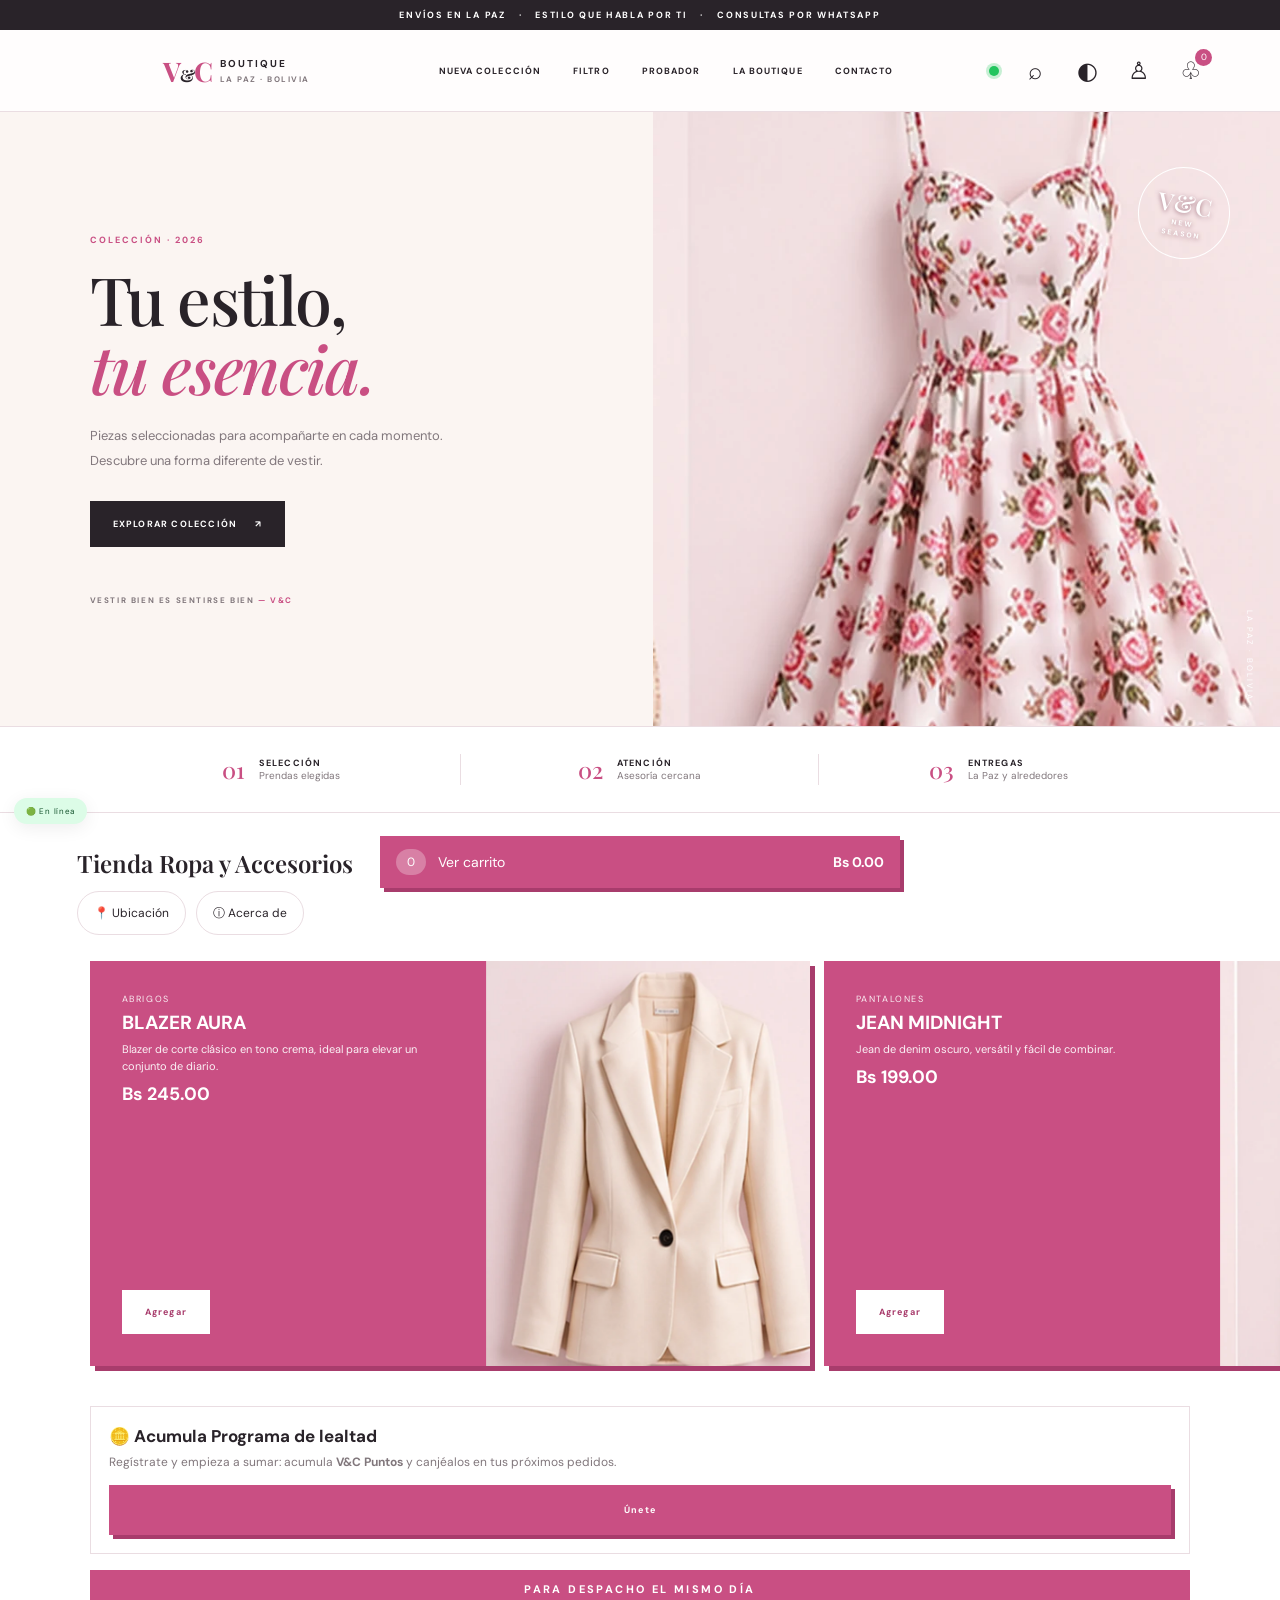
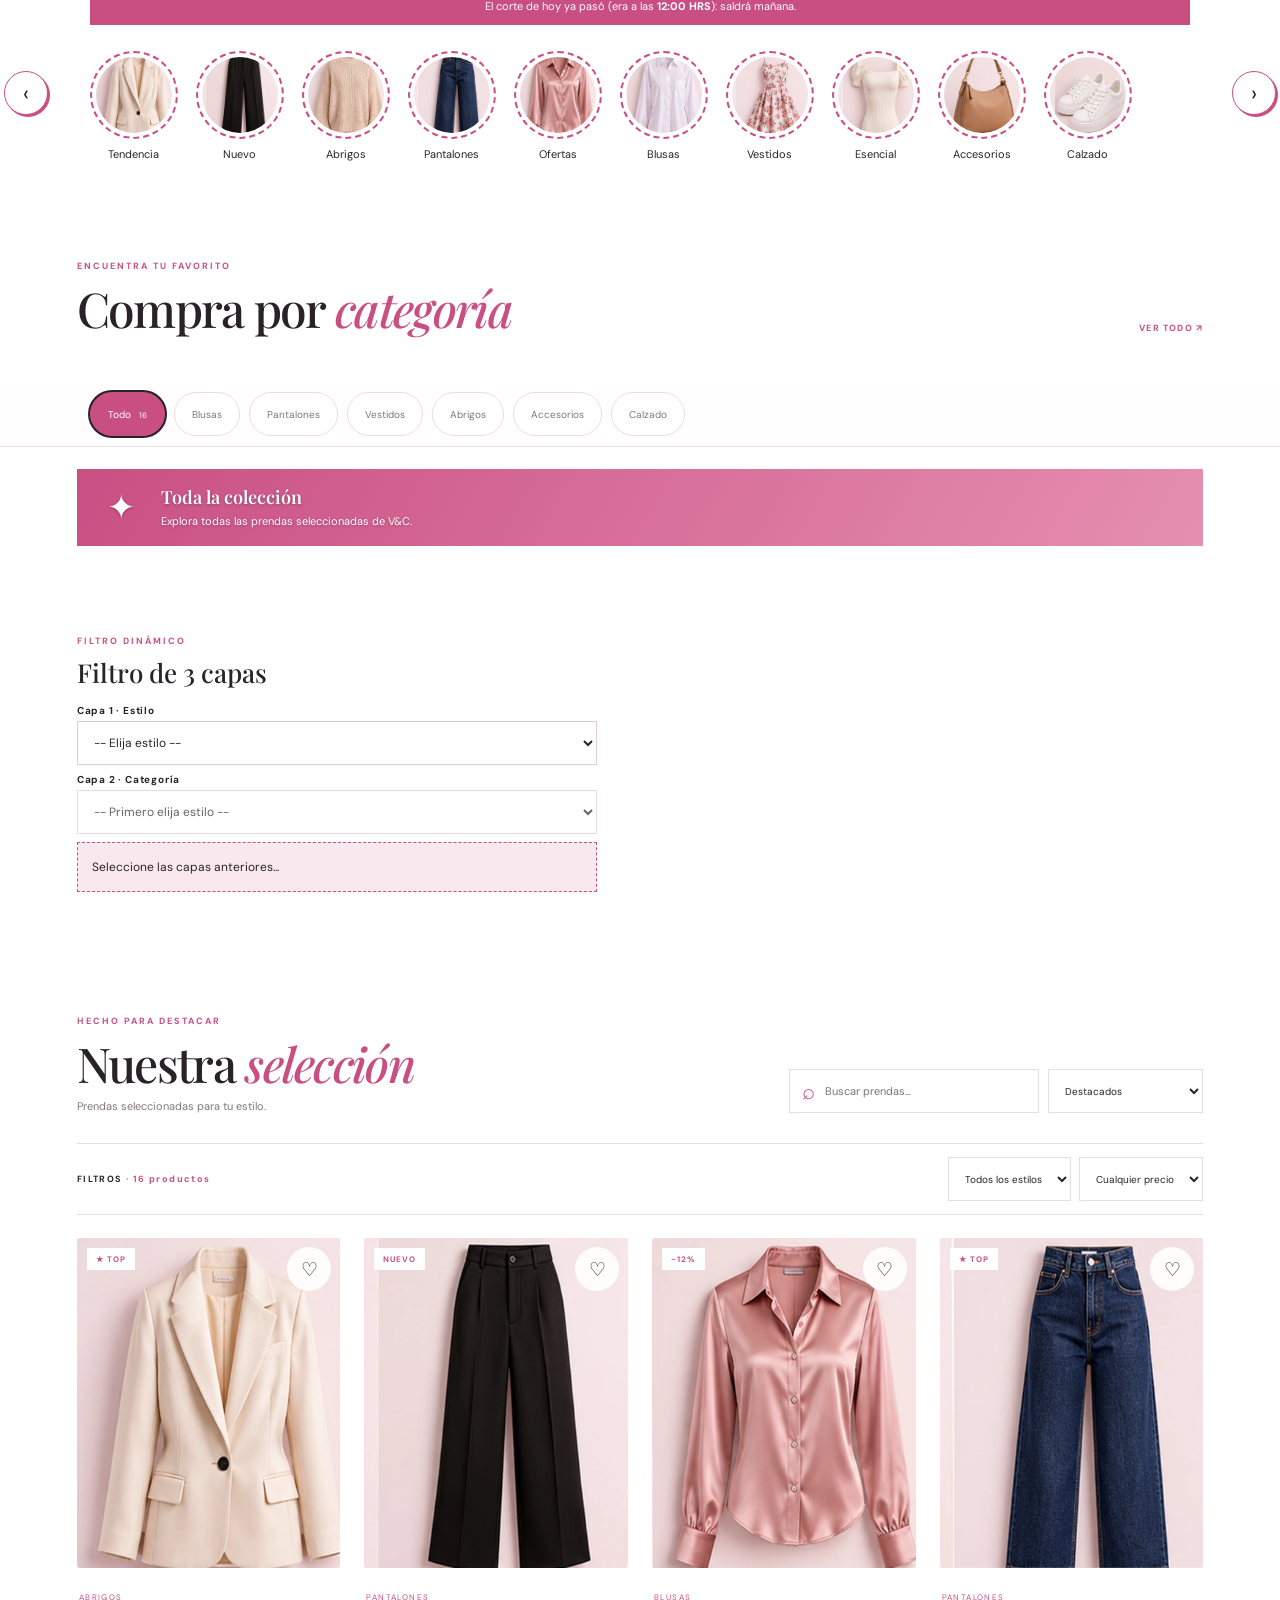
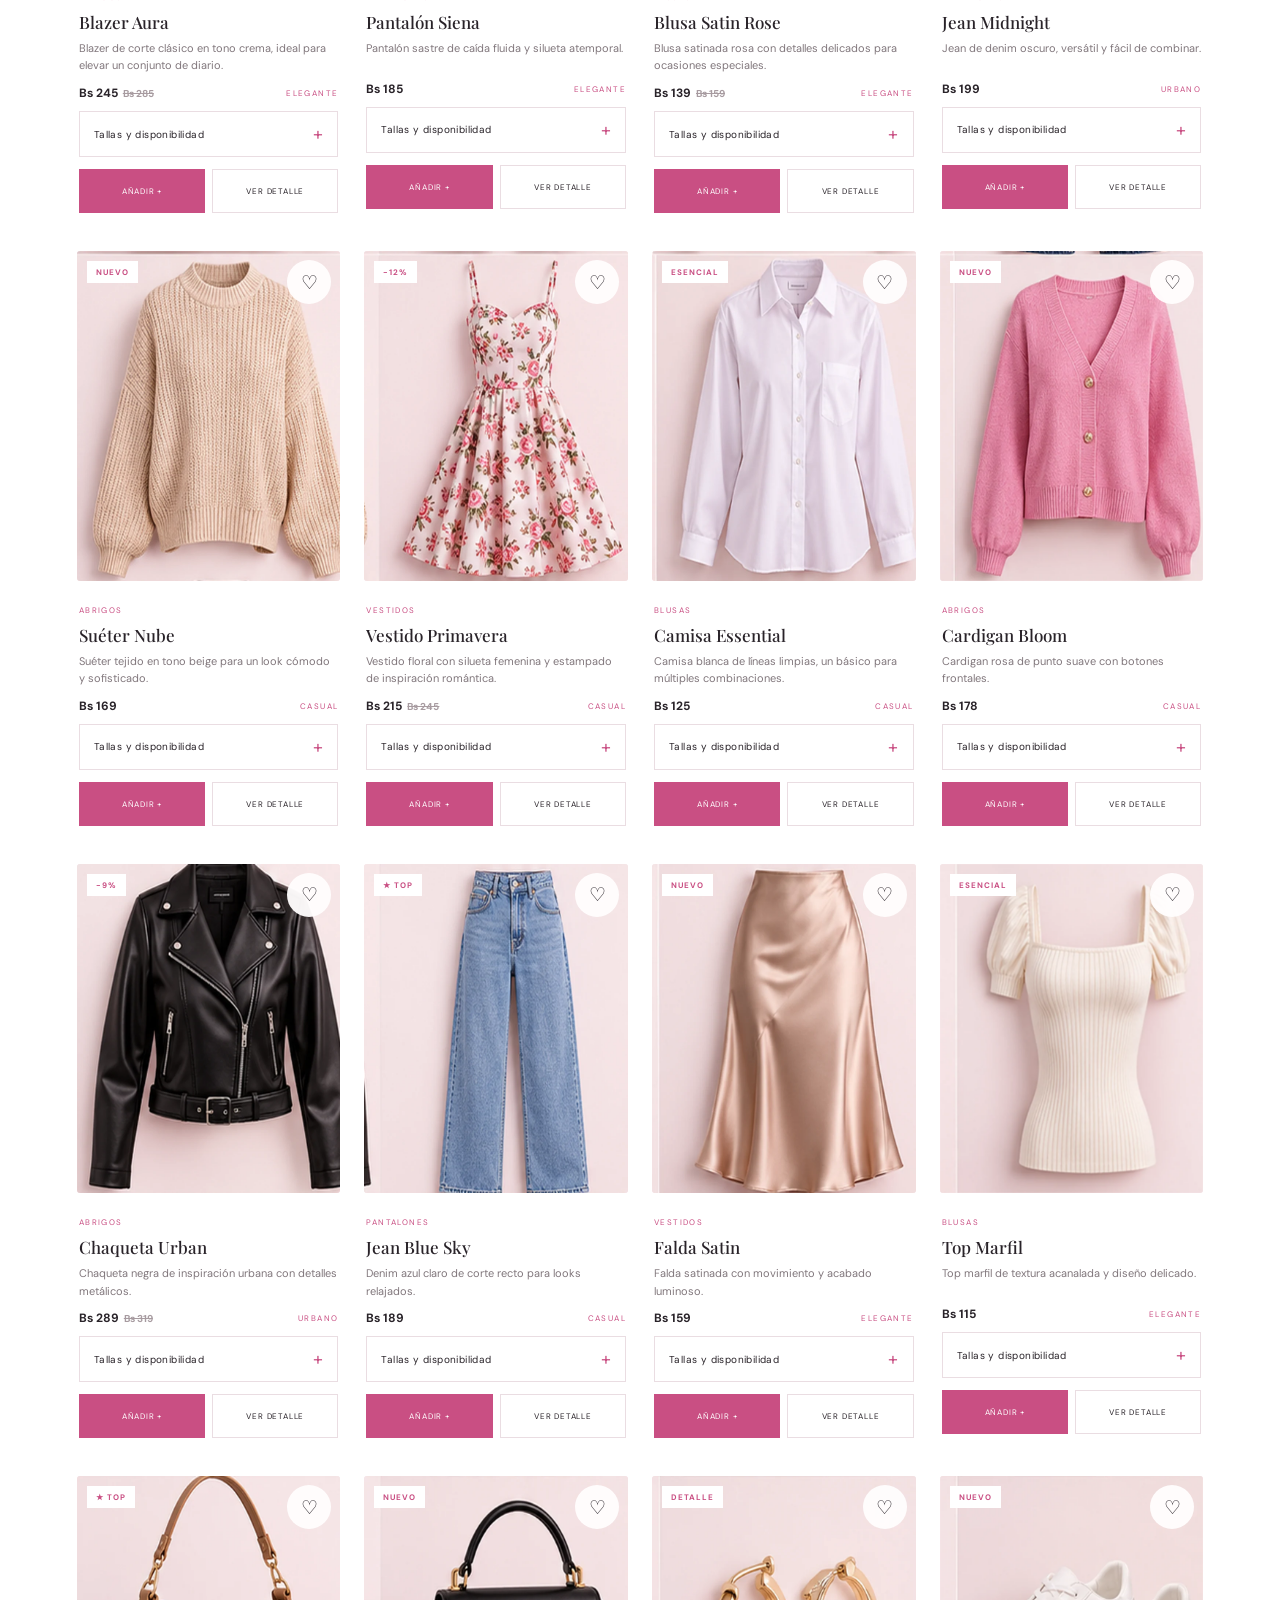
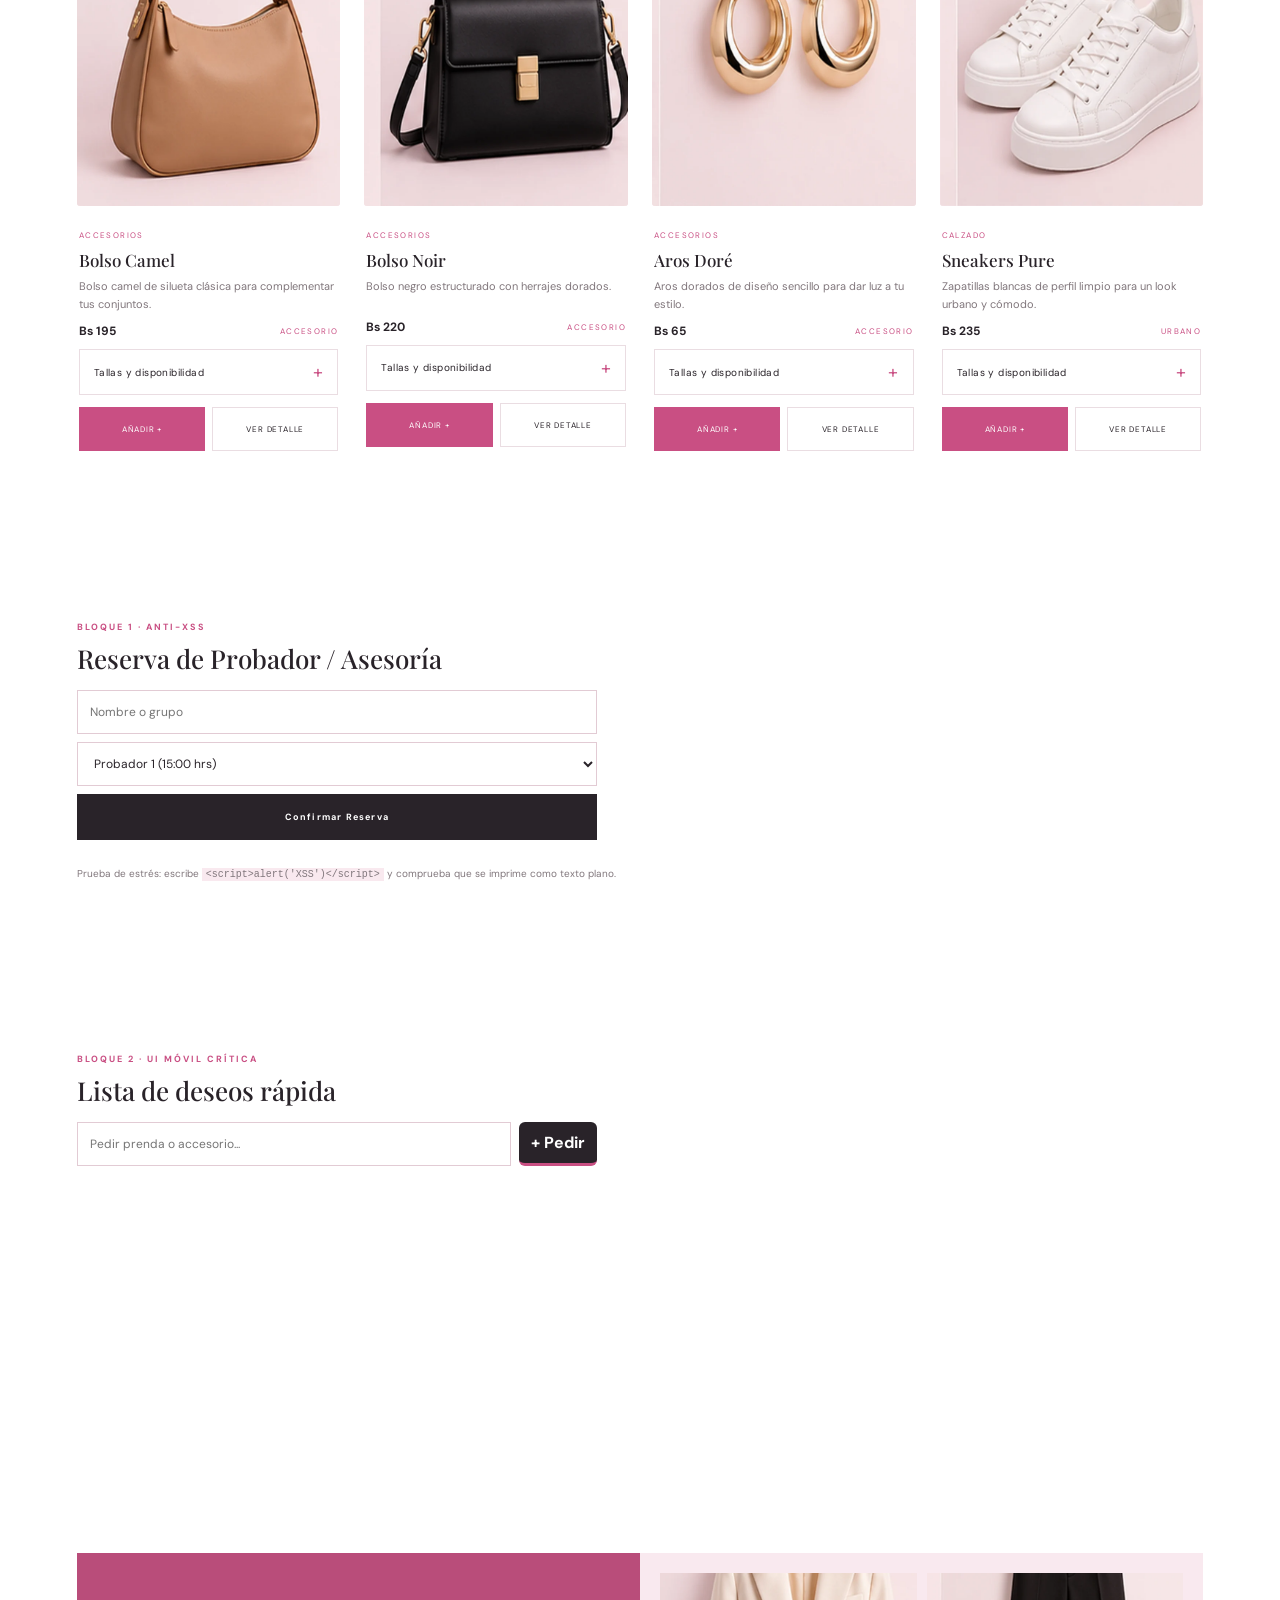
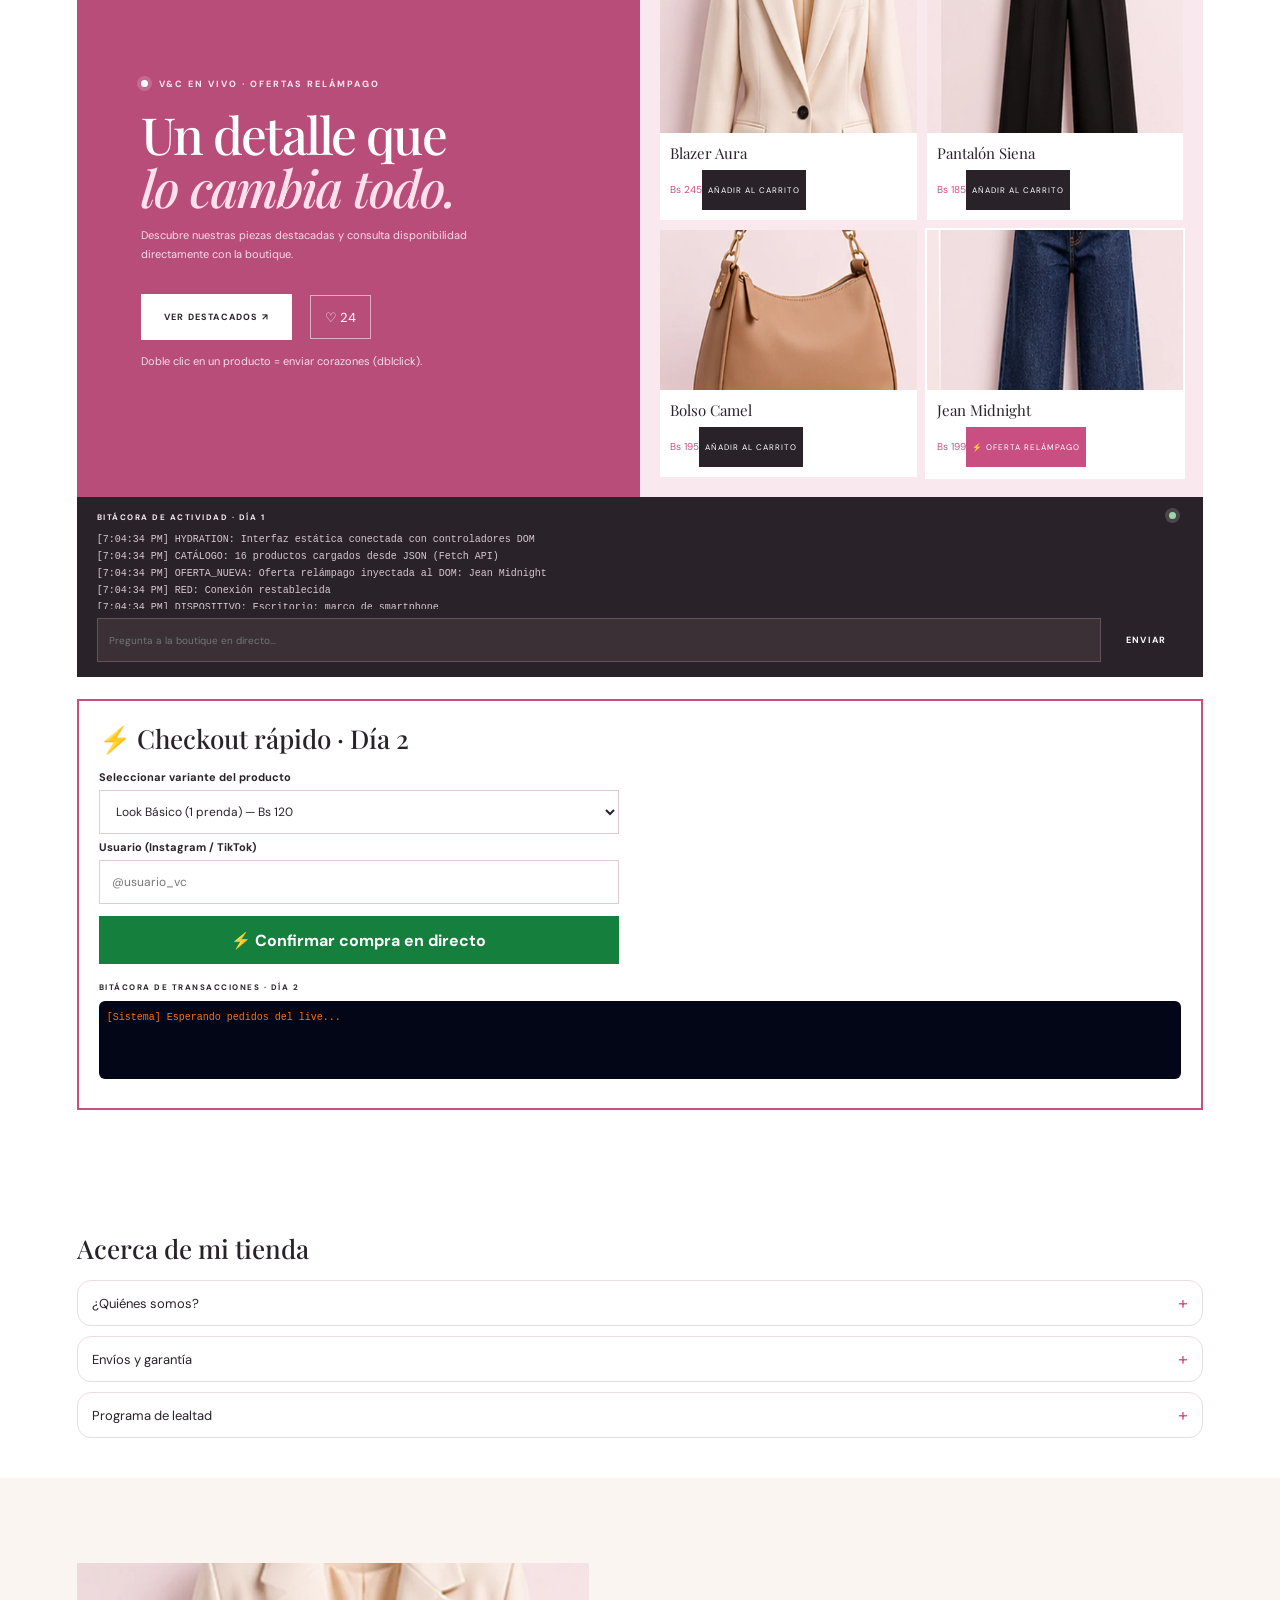
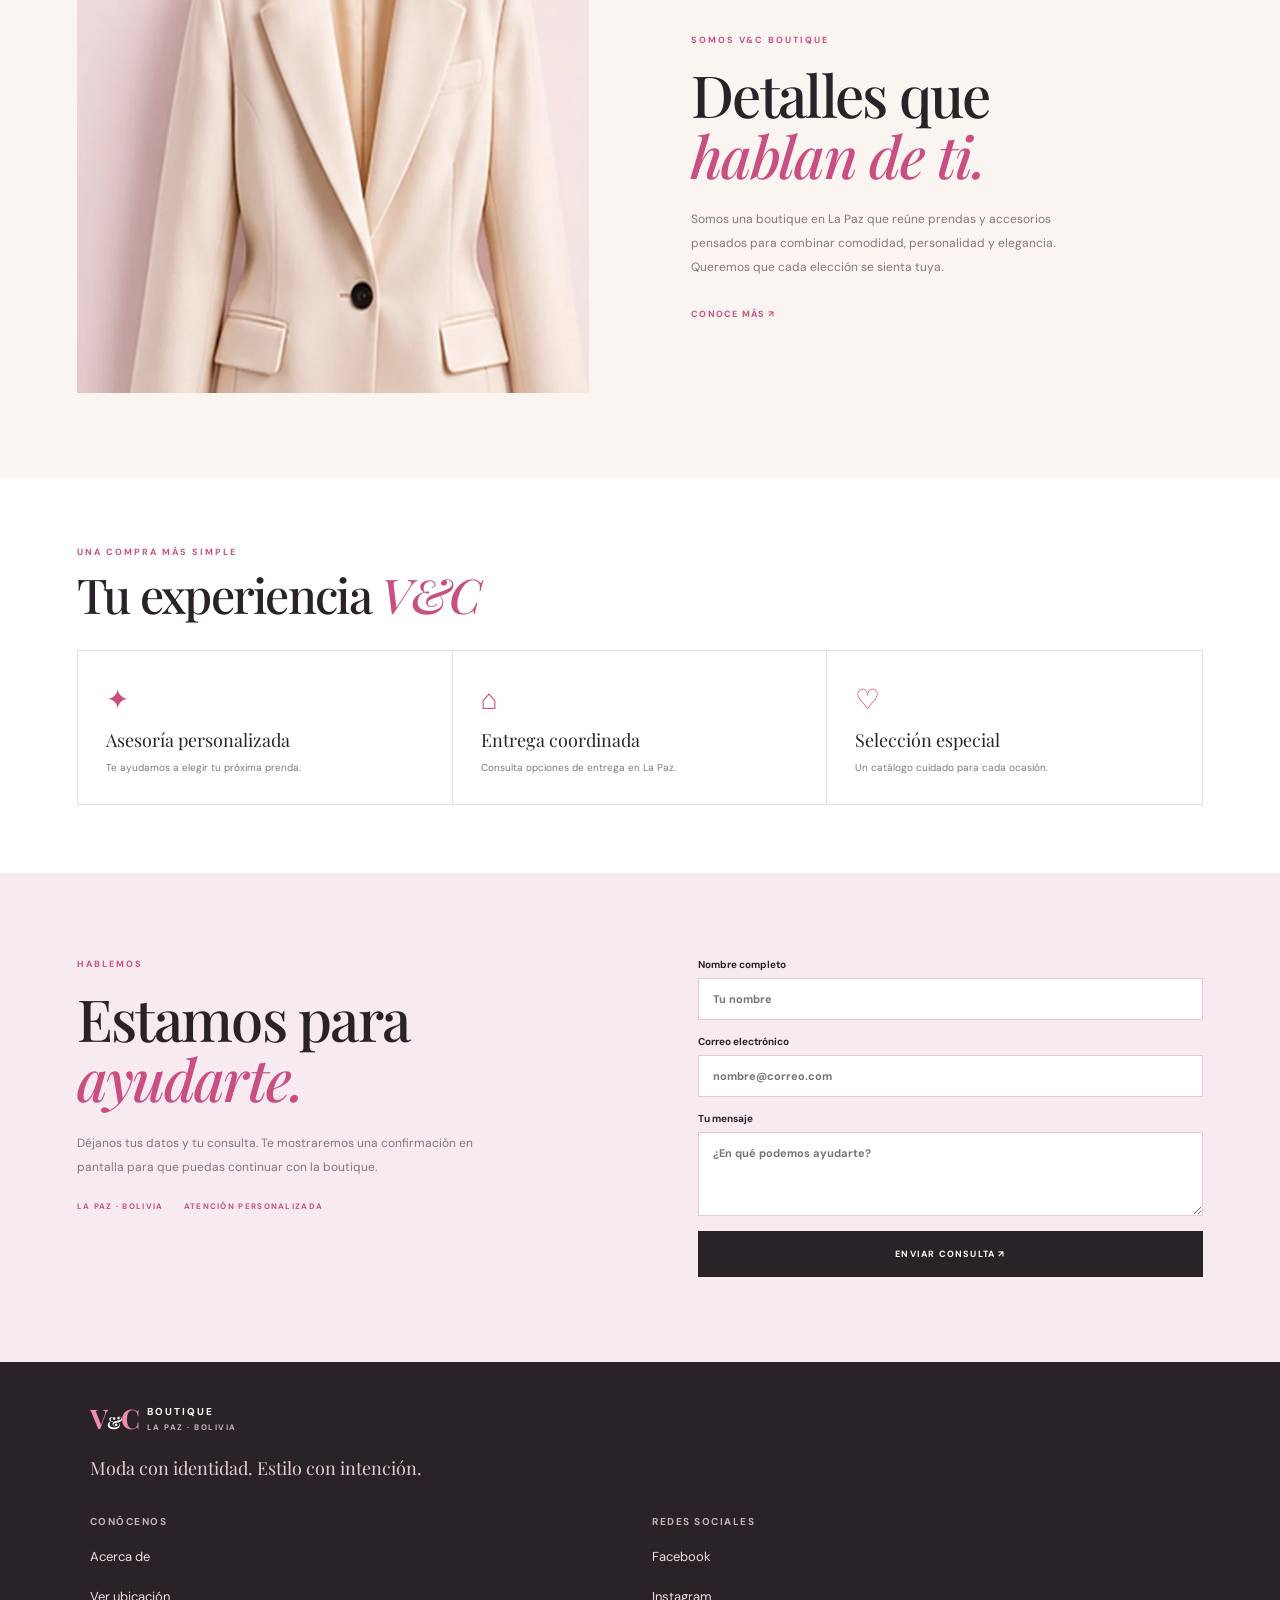
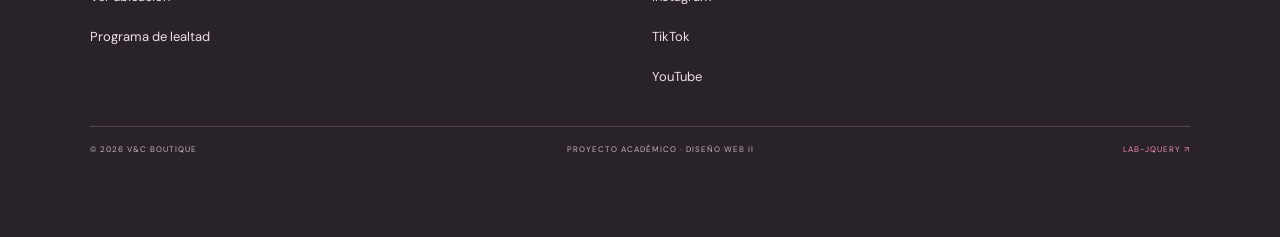
<file: index.html>
<!doctype html>
<html lang="es">
<head>
  <meta charset="utf-8">
  <!-- Guía Técnica PWA · Método A: viewport mandatorio para PWA -->
  <meta name="viewport" content="width=device-width, initial-scale=1.0, viewport-fit=cover">
  <meta name="description" content="V&C Boutique La Paz — moda femenina, prendas seleccionadas y accesorios.">
  <meta name="theme-color" content="#c94f83" id="themeColorMeta">
  <title>V&C BOUTIQUE | LA PAZ</title>
  <link rel="manifest" href="manifest.json">
  <link rel="icon" href="icons/icon-192.png">
  <link rel="preconnect" href="https://fonts.googleapis.com">
  <link rel="preconnect" href="https://fonts.gstatic.com" crossorigin>
  <link href="https://fonts.googleapis.com/css2?family=DM+Sans:wght@400;500;600;700&family=Playfair+Display:wght@500;600;700&display=swap" rel="stylesheet">
  <link rel="stylesheet" href="styles.css">
  <!-- Guía DOM §2: vinculación con rutas relativas y defer. jQuery se sirve local (Offline-First). -->
  <script src="vendor/jquery-3.6.0.min.js" defer></script>
  <script src="vendor/purify.min.js" defer></script>
  <script src="script.js" defer></script>
</head>
<body>
  <div class="app-shell pwa-container" id="appShell" data-hidratado="false">

    <div class="announcement"><span>ENVÍOS EN LA PAZ</span><span>·</span><span>ESTILO QUE HABLA POR TI</span><span>·</span><span>CONSULTAS POR WHATSAPP</span></div>

    <!-- ===== COMPONENTE UI #1 · NAVBAR (Logo + Menú + Indicador de estado y tema) ===== -->
    <header class="site-header">
      <!-- Guía Memory Leaks §3: HTML estático que JavaScript hidrata -->
      <div id="contenedorMenu" data-hidratado="false">
        <button class="icon-button menu-toggle btn-estatico" id="btnPWA" type="button" aria-label="Menú (cargando)" aria-expanded="false" aria-controls="navMenu">☰</button>
      </div>
      <a class="brand" href="#inicio" aria-label="V&C Boutique inicio"><span class="brand-mark">V<span>&amp;</span>C</span><span class="brand-copy">BOUTIQUE <small>LA PAZ · BOLIVIA</small></span></a>
      <nav class="desktop-nav" aria-label="Navegación principal">
        <a href="#catalogo">NUEVA COLECCIÓN</a><a href="#filtros">FILTRO</a><a href="#reservas">PROBADOR</a><a href="#acerca">LA BOUTIQUE</a><a href="#contacto">CONTACTO</a>
      </nav>
      <div class="header-actions">
        <span class="estado-dot" id="estadoDot" title="Estado de red" role="img" aria-label="En línea"></span>
        <button class="icon-button" id="searchFocus" type="button" aria-label="Buscar">⌕</button>
        <button class="icon-button" id="themeBtn" type="button" aria-label="Cambiar modo claro u oscuro" aria-pressed="false">◐</button>
        <button class="icon-button account-open" type="button" aria-label="Mi cuenta">♙</button>
        <button class="icon-button cart-open" type="button" aria-label="Abrir carrito">♧<span class="cart-count" id="cartCount">0</span></button>
      </div>
    </header>

    <!-- Guía Técnica PWA §3: menú hamburguesa con slideToggle(300) -->
    <nav class="nav-menu" id="navMenu" aria-label="Menú móvil">
      <ul>
        <li><a href="#filtros">🔍 Filtro de 3 Capas</a></li>
        <li><a href="#catalogo">🛍️ Nueva colección</a></li>
        <li><a href="#reservas">🪞 Reserva de probador</a></li>
        <li><a href="#deseos">♡ Lista de deseos</a></li>
        <li><a href="#vivo">🔴 V&amp;C en vivo</a></li>
        <li><a href="#acerca">ℹ️ La boutique</a></li>
        <li><a href="#contacto">✉️ Formulario de contacto</a></li>
        <li><a href="lab-jquery/">🧪 Laboratorio jQuery</a></li>
        <li><button type="button" class="nav-view-toggle" id="viewToggle">🖥️ Cambiar vista PC / móvil</button></li>
      </ul>
    </nav>

    <main id="inicio">
      <!-- ===== HERO ===== -->
      <section class="hero" aria-label="Colección de temporada">
        <div class="hero-copy"><p class="eyebrow">COLECCIÓN · 2026</p><h1>Tu estilo,<br><em>tu esencia.</em></h1><p class="hero-description">Piezas seleccionadas para acompañarte en cada momento. Descubre una forma diferente de vestir.</p><a class="button button-dark" href="#catalogo">EXPLORAR COLECCIÓN <span>↗</span></a><div class="hero-note">VESTIR BIEN ES SENTIRSE BIEN <span>— V&amp;C</span></div></div>
        <div class="hero-visual"><img src="assets/images/vestido-floral.webp" width="720" height="900" alt="Vestido floral de la colección V&C" fetchpriority="high"><div class="hero-stamp">V&amp;C<br><small>NEW<br>SEASON</small></div><div class="hero-side-label">LA PAZ · BOLIVIA</div></div>
      </section>

      <section class="trust-strip" aria-label="Ventajas de compra"><div><b>01</b><span>SELECCIÓN<br><small>Prendas elegidas</small></span></div><div><b>02</b><span>ATENCIÓN<br><small>Asesoría cercana</small></span></div><div><b>03</b><span>ENTREGAS<br><small>La Paz y alrededores</small></span></div></section>

      <!-- Captura Whataform: título de tienda + chips Ubicación / Acerca de -->
      <section class="store-title section-pad" id="tienda">
        <h2>Tienda Ropa y Accesorios</h2>
        <div class="chip-row"><button type="button" class="chip" data-modal-open="locationModal">📍 Ubicación</button><button type="button" class="chip" data-scroll="#acerca">ⓘ Acerca de</button></div>
      </section>

      <!-- Captura Whataform: carrusel de destacados -->
      <section class="featured-section" id="destacados" aria-label="Destacados">
        <div class="featured-track" id="featuredTrack" tabindex="0"></div>
      </section>

      <!-- Captura Whataform: programa de lealtad + aviso de despacho -->
      <section class="loyalty-card" id="lealtad" aria-labelledby="loyaltyTitle">
        <h3 id="loyaltyTitle">🪙 Acumula Programa de lealtad</h3>
        <p>Regístrate y empieza a sumar: acumula <b>V&amp;C Puntos</b> y canjéalos en tus próximos pedidos.</p>
        <p class="points-line" id="pointsLine" hidden></p>
        <button type="button" class="button button-solid button-full" id="joinLoyalty">Únete</button>
      </section>
      <aside class="dispatch-notice" id="despacho" aria-live="polite"><strong>PARA DESPACHO EL MISMO DÍA</strong><span id="despachoMsg">El pedido se debe agendar hasta las <b>12:00 HRS</b></span></aside>

      <!-- Captura Whataform: historias circulares (colecciones) -->
      <section class="stories-section" id="historias" aria-label="Colecciones">
        <button type="button" class="carousel-arrow stories-prev" aria-label="Anterior">‹</button>
        <div class="stories-track" id="storiesTrack"></div>
        <button type="button" class="carousel-arrow stories-next" aria-label="Siguiente">›</button>
      </section>

      <!-- ===== Tabs de categoría (sticky) + banner temático (Reto Jueves +0.5) ===== -->
      <section class="category-section section-pad" id="categorias">
        <div class="section-heading"><div><p class="eyebrow">ENCUENTRA TU FAVORITO</p><h2>Compra por <em>categoría</em></h2></div><a class="text-link" href="#catalogo">VER TODO ↗</a></div>
      </section>
      <nav class="category-bar" id="categoryPills" aria-label="Categorías">
          <button class="category-pill active" data-category="Todos" type="button">Todo <span>16</span></button><button class="category-pill" data-category="Blusas" type="button">Blusas</button><button class="category-pill" data-category="Pantalones" type="button">Pantalones</button><button class="category-pill" data-category="Vestidos" type="button">Vestidos</button><button class="category-pill" data-category="Abrigos" type="button">Abrigos</button><button class="category-pill" data-category="Accesorios" type="button">Accesorios</button><button class="category-pill" data-category="Calzado" type="button">Calzado</button>
        </nav>
      <div class="tema-wrap section-pad"><div class="tema-banner tema-todos" id="temaBanner" aria-live="polite"><span class="tema-icono" id="temaIcono" aria-hidden="true">✦</span><div><strong id="temaTitulo">Toda la colección</strong><p id="temaTexto">Explora todas las prendas seleccionadas de V&amp;C.</p></div></div></div>

      <!-- ===== Guía Técnica PWA §3 · Filtro dinámico de 3 capas en cascada ===== -->
      <section class="filter-section section-pad" id="filtros">
        <p class="eyebrow">FILTRO DINÁMICO</p>
        <h3>Filtro de 3 capas</h3>
        <label class="stack-label" for="capa1">Capa 1 · Estilo</label>
        <select id="capa1"><option value="">-- Elija estilo --</option><option value="Casual">Casual</option><option value="Elegante">Elegante</option><option value="Urbano">Urbano</option><option value="Accesorio">Accesorios</option></select>
        <label class="stack-label" for="capa2">Capa 2 · Categoría</label>
        <select id="capa2" disabled><option value="">-- Primero elija estilo --</option></select>
        <div id="resultadoFiltro" class="item-card" aria-live="polite">Seleccione las capas anteriores...</div>
      </section>

      <!-- ===== COMPONENTE UI #2 · CATÁLOGO EN TARJETAS ===== -->
      <section class="catalog-section section-pad" id="catalogo">
        <div class="section-heading catalog-heading"><div><p class="eyebrow">HECHO PARA DESTACAR</p><h2>Nuestra <em>selección</em></h2><p class="muted" id="catalogStatus" aria-live="polite">Preparando colección...</p></div><div class="catalog-tools"><label class="search-box"><span>⌕</span><input id="searchInput" type="search" placeholder="Buscar prendas..." aria-label="Buscar prendas"></label><select id="sortSelect" aria-label="Ordenar productos"><option value="featured">Destacados</option><option value="price-asc">Precio: menor a mayor</option><option value="price-desc">Precio: mayor a menor</option><option value="name">Nombre A–Z</option></select></div></div>
        <div class="filter-row"><div class="filter-caption">FILTROS <span>·</span> <span id="resultCount">16 productos</span></div><div class="filter-selects"><select id="styleFilter" aria-label="Filtrar estilo"><option value="">Todos los estilos</option><option value="Casual">Casual</option><option value="Elegante">Elegante</option><option value="Urbano">Urbano</option><option value="Accesorio">Accesorios</option></select><select id="priceFilter" aria-label="Filtrar precio"><option value="">Cualquier precio</option><option value="low">Hasta Bs 100</option><option value="mid">Bs 101–200</option><option value="high">Más de Bs 200</option></select></div></div>
        <div class="product-grid" id="productGrid" aria-live="polite"><div class="loading-card">Cargando colección V&amp;C...</div></div>
        <div class="empty-state" id="emptyState" hidden><span>♡</span><h3>No encontramos esa prenda</h3><p>Prueba con otra búsqueda o cambia los filtros.</p><button class="button button-outline" id="clearFilters" type="button">LIMPIAR FILTROS</button></div>
      </section>

      <!-- ===== Guía Parte 1 · Mini-Bloque 1: Reserva anti-XSS (adaptado a probador/asesoría) ===== -->
      <section class="modulo-reservas section-pad" id="reservas">
        <p class="eyebrow">BLOQUE 1 · ANTI-XSS</p>
        <h3>Reserva de Probador / Asesoría</h3>
        <form id="formReserva" novalidate>
          <input type="text" id="clienteNombre" placeholder="Nombre o grupo" maxlength="60" required aria-label="Nombre o grupo">
          <select id="salaSelect" aria-label="Probador o turno">
            <option value="Probador 1">Probador 1 (15:00 hrs)</option>
            <option value="Asesoría personal">Asesoría personal (16:30 hrs)</option>
          </select>
          <button type="submit" class="btn-accion button button-dark">Confirmar Reserva</button>
        </form>
        <ul id="listaReservas" class="lista-segura" aria-live="polite"></ul>
        <p class="hint">Prueba de estrés: escribe <code>&lt;script&gt;alert('XSS')&lt;/script&gt;</code> y comprueba que se imprime como texto plano.</p>
      </section>

      <!-- ===== Guía Parte 2 · Mini-Bloque 2: Lista blindada (adaptada a lista de deseos) ===== -->
      <section class="cola-deseos section-pad" id="deseos">
        <p class="eyebrow">BLOQUE 2 · UI MÓVIL CRÍTICA</p>
        <h3>Lista de deseos rápida</h3>
        <div class="deseo-entrada">
          <input type="text" id="inputDeseo" placeholder="Pedir prenda o accesorio..." maxlength="80" aria-label="Pedir prenda o accesorio">
          <button type="button" id="btnPedir" class="btn-tactil">+ Pedir</button>
        </div>
        <div id="listaDeseos" aria-live="polite"></div>
      </section>

      <!-- ===== Bitácora de eventos · Día 1 y Día 2 (Live Shopping adaptado a V&C) ===== -->
      <section class="live-section section-pad" id="vivo">
        <div class="live-card" id="liveContainer">
          <div class="live-content">
            <p class="eyebrow light-eyebrow"><span class="live-dot"></span> V&amp;C EN VIVO · OFERTAS RELÁMPAGO</p>
            <h2>Un detalle que<br><em>lo cambia todo.</em></h2>
            <p>Descubre nuestras piezas destacadas y consulta disponibilidad directamente con la boutique.</p>
            <div class="live-actions"><button class="button button-light" id="liveShopBtn" data-action="live-shop" type="button">VER DESTACADOS ↗</button><button class="like-live" id="liveLike" data-action="like" type="button" aria-label="Me gusta">♡ <span id="likeCount">24</span></button></div>
            <p class="hint light">Doble clic en un producto = enviar corazones (dblclick).</p>
          </div>
          <div class="live-products" id="liveProducts"></div>
        </div>
        <div class="live-audit">
          <div class="audit-heading"><span>BITÁCORA DE ACTIVIDAD · DÍA 1</span><span class="live-dot"></span></div>
          <div class="audit-log" id="eventLog" aria-live="polite"><p>[Sistema] Boutique lista para recibirte.</p></div>
          <div class="live-chat"><input id="chatInput" type="text" maxlength="120" placeholder="Pregunta a la boutique en directo..." aria-label="Chat del live"><button id="sendLiveChat" class="button button-dark" type="button">ENVIAR</button></div>
        </div>

        <div class="checkout-card" id="checkoutLive">
          <h3>⚡ Checkout rápido · Día 2</h3>
          <form id="orderForm" novalidate>
            <label for="variantSelect">Seleccionar variante del producto</label>
            <select id="variantSelect"><option value="Look Básico (1 prenda)">Look Básico (1 prenda) — Bs 120</option><option value="Combo Doble (2 prendas)">Combo Doble (2 prendas) — Bs 220</option></select>
            <label for="userSocial">Usuario (Instagram / TikTok)</label>
            <input type="text" id="userSocial" placeholder="@usuario_vc" maxlength="40" required>
            <button type="submit" class="btn-order">⚡ Confirmar compra en directo</button>
          </form>
          <div class="audit-heading dia2"><span>BITÁCORA DE TRANSACCIONES · DÍA 2</span></div>
          <div class="audit-log" id="logDia2" aria-live="polite"><p>[Sistema] Esperando pedidos del live...</p></div>
        </div>
      </section>

      <!-- Captura Whataform: «Acerca de mi tienda» + Guía Jueves: acordeón jQuery -->
      <section class="about-section section-pad" id="acerca">
        <h3>Acerca de mi tienda</h3>
        <div class="accordion-item"><button class="accordion-btn" type="button" aria-expanded="false">¿Quiénes somos? <span>+</span></button><div class="accordion-panel" style="display:none">Somos una boutique en La Paz que reúne prendas y accesorios pensados para combinar comodidad, personalidad y elegancia.</div></div>
        <div class="accordion-item"><button class="accordion-btn" type="button" aria-expanded="false">Envíos y garantía <span>+</span></button><div class="accordion-panel" style="display:none">Coordinamos la entrega en La Paz y alrededores. Cambios y garantía se acuerdan con la boutique al confirmar el pedido.</div></div>
        <div class="accordion-item"><button class="accordion-btn" type="button" aria-expanded="false">Programa de lealtad <span>+</span></button><div class="accordion-panel" style="display:none">Suma 1 V&amp;C Punto por cada Bs 10 de tus pedidos y canjéalos en próximas compras.</div></div>
      </section>

      <section class="story-section section-pad" id="nosotros"><div class="story-image"><img src="assets/images/blazer-crema.webp" width="720" height="900" alt="Blazer de la selección V&C" loading="lazy"></div><div class="story-copy"><p class="eyebrow">SOMOS V&amp;C BOUTIQUE</p><h2>Detalles que<br><em>hablan de ti.</em></h2><p>Somos una boutique en La Paz que reúne prendas y accesorios pensados para combinar comodidad, personalidad y elegancia. Queremos que cada elección se sienta tuya.</p><a class="text-link" href="#contacto">CONOCE MÁS ↗</a></div></section>

      <section class="service-section section-pad"><div class="section-heading"><div><p class="eyebrow">UNA COMPRA MÁS SIMPLE</p><h2>Tu experiencia <em>V&amp;C</em></h2></div></div><div class="service-grid"><article><span>✦</span><h3>Asesoría personalizada</h3><p>Te ayudamos a elegir tu próxima prenda.</p></article><article><span>⌂</span><h3>Entrega coordinada</h3><p>Consulta opciones de entrega en La Paz.</p></article><article><span>♡</span><h3>Selección especial</h3><p>Un catálogo cuidado para cada ocasión.</p></article></div></section>

      <!-- ===== Formulario de contacto: validación en tiempo real (Guía Técnica §4) ===== -->
      <section class="contact-section section-pad" id="contacto"><div class="contact-copy"><p class="eyebrow">HABLEMOS</p><h2>Estamos para<br><em>ayudarte.</em></h2><p>Déjanos tus datos y tu consulta. Te mostraremos una confirmación en pantalla para que puedas continuar con la boutique.</p><div class="contact-details"><span>LA PAZ · BOLIVIA</span><span>ATENCIÓN PERSONALIZADA</span></div></div>
        <form class="contact-form" id="pwaForm" novalidate>
          <label>Nombre completo<input id="nombre" name="name" type="text" placeholder="Tu nombre" autocomplete="name"><small class="field-error" id="errNombre" style="display:none">Ingresa al menos 2 caracteres.</small></label>
          <label>Correo electrónico<input id="correo" name="email" type="email" placeholder="nombre@correo.com" autocomplete="email"><small class="field-error" id="errCorreo" style="display:none">Escribe un correo válido.</small></label>
          <label>Tu mensaje<textarea id="mensaje" name="message" rows="4" placeholder="¿En qué podemos ayudarte?"></textarea><small class="field-error" id="errMensaje" style="display:none">Escribe un mensaje de al menos 8 caracteres.</small></label>
          <button class="button button-dark" type="submit">ENVIAR CONSULTA ↗</button>
          <div id="successAlert" class="success-alert" role="status" style="display:none">✅ ¡Gracias! Tu consulta quedó registrada en este dispositivo.</div>
        </form>
      </section>
    </main>

    <!-- Captura Whataform: footer con Conócenos y Redes sociales -->
    <footer class="site-footer">
      <a class="brand footer-brand" href="#inicio"><span class="brand-mark">V<span>&amp;</span>C</span><span class="brand-copy">BOUTIQUE <small>LA PAZ · BOLIVIA</small></span></a>
      <p class="footer-tagline">Moda con identidad. Estilo con intención.</p>
      <div class="footer-cols">
        <div><h4>CONÓCENOS</h4><a href="#acerca">Acerca de</a><a href="#" data-modal-open="locationModal">Ver ubicación</a><a href="#lealtad">Programa de lealtad</a></div>
        <div><h4>REDES SOCIALES</h4><a href="#" data-social="Facebook">Facebook</a><a href="#" data-social="Instagram">Instagram</a><a href="#" data-social="TikTok">TikTok</a><a href="#" data-social="YouTube">YouTube</a></div>
      </div>
      <div class="footer-bottom"><span>© 2026 V&amp;C BOUTIQUE</span><span>PROYECTO ACADÉMICO · DISEÑO WEB II</span><a href="lab-jquery/">LAB-JQUERY ↗</a></div>
    </footer>
  </div>

  <!-- Barra de carrito fija (captura Whataform) y volver arriba -->
  <button type="button" class="cart-bar cart-open" id="cartBar"><span class="cart-bar-count" id="cartBarCount">0</span><span>Ver carrito</span><strong id="cartBarTotal">Bs 0.00</strong></button>
  <button type="button" class="to-top" id="toTop" aria-label="Volver arriba">↑</button>

  <div class="drawer-backdrop" id="drawerBackdrop"></div>
  <!-- ===== COMPONENTE UI #4 · RESUMEN DE PEDIDO (carrito) ===== -->
  <aside class="cart-drawer" id="cartDrawer" aria-label="Carrito de compras" aria-hidden="true">
    <div class="drawer-header"><div><p class="eyebrow">TU SELECCIÓN</p><h2>Tu carrito <span id="drawerCount">(0)</span></h2></div><button class="close-button" data-close-drawer type="button" aria-label="Cerrar carrito">×</button></div>
    <div class="cart-items" id="cartItems"></div>
    <div class="cart-summary">
      <label class="stack-label" for="deliveryCart">Entrega</label>
      <select id="deliveryCart"><option value="0">Recojo coordinado · Bs 0</option><option value="15">Entrega coordinada en La Paz · Bs 15</option><option value="25">Entrega prioritaria · Bs 25</option></select>
      <dl class="breakdown"><div><dt>Subtotal</dt><dd id="cartSubtotal">Bs 0</dd></div><div><dt>Entrega (tarifa demo)</dt><dd id="cartDelivery">Bs 0</dd></div><div class="total-row"><dt>Total</dt><dd id="cartTotal">Bs 0</dd></div><div><dt>V&amp;C Puntos a ganar</dt><dd id="cartPoints">0</dd></div></dl>
      <button class="button button-solid button-full" id="checkoutBtn" type="button">FINALIZAR PEDIDO ↗</button>
      <button class="button button-outline button-full" data-close-drawer type="button">← SEGUIR COMPRANDO</button>
    </div>
  </aside>

  <div class="modal-backdrop" id="modalBackdrop" hidden></div>

  <!-- Captura Whataform: «Accede o crea tu cuenta» -->
  <section class="modal" id="accountModal" role="dialog" aria-modal="true" aria-labelledby="accountTitle" hidden>
    <button class="close-button modal-close" data-close-modal type="button" aria-label="Cerrar">×</button>
    <h2 id="accountTitle">Accede o crea tu <em>cuenta</em></h2>
    <div id="accountChooser" class="account-chooser"><p>Entra a tu cuenta — repite pedidos, guarda tus datos y acumula <b>V&amp;C Puntos</b>.</p><button class="button button-solid button-full" id="chooseLogin" type="button">Iniciar sesión</button><button class="button button-outline button-full" id="chooseRegister" type="button">Crear cuenta</button></div>
    <form id="loginForm" hidden novalidate><label>Correo<input id="loginEmail" type="email" placeholder="correo@ejemplo.com" required></label><button class="button button-solid button-full" type="submit">ENTRAR</button><button class="button button-outline button-full back-account" type="button">← Volver</button></form>
    <form id="accountForm" hidden novalidate><label>Nombre<input id="accountName" required minlength="2" placeholder="Tu nombre"></label><label>Correo<input id="accountEmail" type="email" required placeholder="correo@ejemplo.com"></label><button class="button button-solid button-full" type="submit">CREAR MI CUENTA</button><button class="button button-outline button-full back-account" type="button">← Volver</button></form>
    <div id="accountProfile" hidden><p class="profile-line">Hola, <b id="profileName"></b></p><p class="profile-line">V&amp;C Puntos: <b id="profilePoints">0</b></p><h3 class="mini-title">Mis pedidos</h3><ul class="orders-list" id="ordersList"></ul><button class="button button-outline button-full" id="logoutBtn" type="button">CERRAR SESIÓN</button></div>
    <p class="form-feedback" id="accountFeedback" aria-live="polite"></p>
    <p class="hint">Demostración sin servidor: los datos se guardan solo en este dispositivo (sin contraseñas).</p>
  </section>

  <section class="modal product-modal" id="productModal" role="dialog" aria-modal="true" aria-labelledby="productModalTitle" hidden><button class="close-button modal-close" data-close-modal type="button" aria-label="Cerrar">×</button><div id="productModalContent"></div></section>

  <!-- Captura Whataform: lista de colección «Jeans (10)» -->
  <section class="modal story-modal" id="storyModal" role="dialog" aria-modal="true" aria-labelledby="storyTitle" hidden><button class="close-button modal-close" data-close-modal type="button" aria-label="Cerrar">×</button><h2 id="storyTitle">Colección</h2><div class="story-list" id="storyList"></div></section>

  <section class="modal" id="locationModal" role="dialog" aria-modal="true" aria-labelledby="locTitle" hidden><button class="close-button modal-close" data-close-modal type="button" aria-label="Cerrar">×</button><h2 id="locTitle">Nuestra <em>ubicación</em></h2><p>📍 La Paz, Bolivia.</p><p>La dirección exacta del punto de entrega y recojo se coordina con la boutique al confirmar tu pedido.</p><button class="button button-solid button-full" data-close-modal type="button">ENTENDIDO</button></section>

  <!-- ===== COMPONENTE MODAL UI (Guía Maquetación §3): Servicio · Monto · Tiempo restante ===== -->
  <section class="modal checkout-modal" id="checkoutModal" role="dialog" aria-modal="true" aria-labelledby="checkoutTitle" hidden>
    <button class="close-button modal-close" data-close-modal type="button" aria-label="Cerrar">×</button>
    <p class="eyebrow">ÚLTIMO PASO</p><h2 id="checkoutTitle">Confirmar <em>pedido.</em></h2>
    <p>Verifique el detalle de su transacción antes de procesar el registro:</p>
    <ul class="confirm-lines"><li><span>Servicio</span><b id="confService">—</b></li><li><span>Monto a cancelar</span><b id="checkoutTotal">Bs 0</b></li><li><span>Tiempo restante para confirmar</span><b id="countdown" class="countdown">00:30</b></li></ul>
    <form id="checkoutForm" novalidate>
      <label>Nombre del cliente<input id="checkoutName" required minlength="2" placeholder="Nombre completo"></label>
      <label>Teléfono / WhatsApp<input id="checkoutPhone" required inputmode="tel" pattern="[0-9 +\(\)\-]{7,}" placeholder="Ej. 7XXXXXXX"></label>
      <label>Nota adicional<textarea id="checkoutNote" rows="2" placeholder="Talla, color o consulta adicional"></textarea></label>
      <div class="modal-actions"><button class="button button-outline" type="button" data-close-modal>CANCELAR</button><button class="button button-solid" type="submit">PROCESAR PEDIDO</button></div>
    </form>
  </section>

  <div class="toast-region" id="toastRegion" aria-live="polite" aria-atomic="true"></div>
  <div class="network-status" id="estadoRed" role="status">🟢 En línea</div>
</body>
</html>
</file>
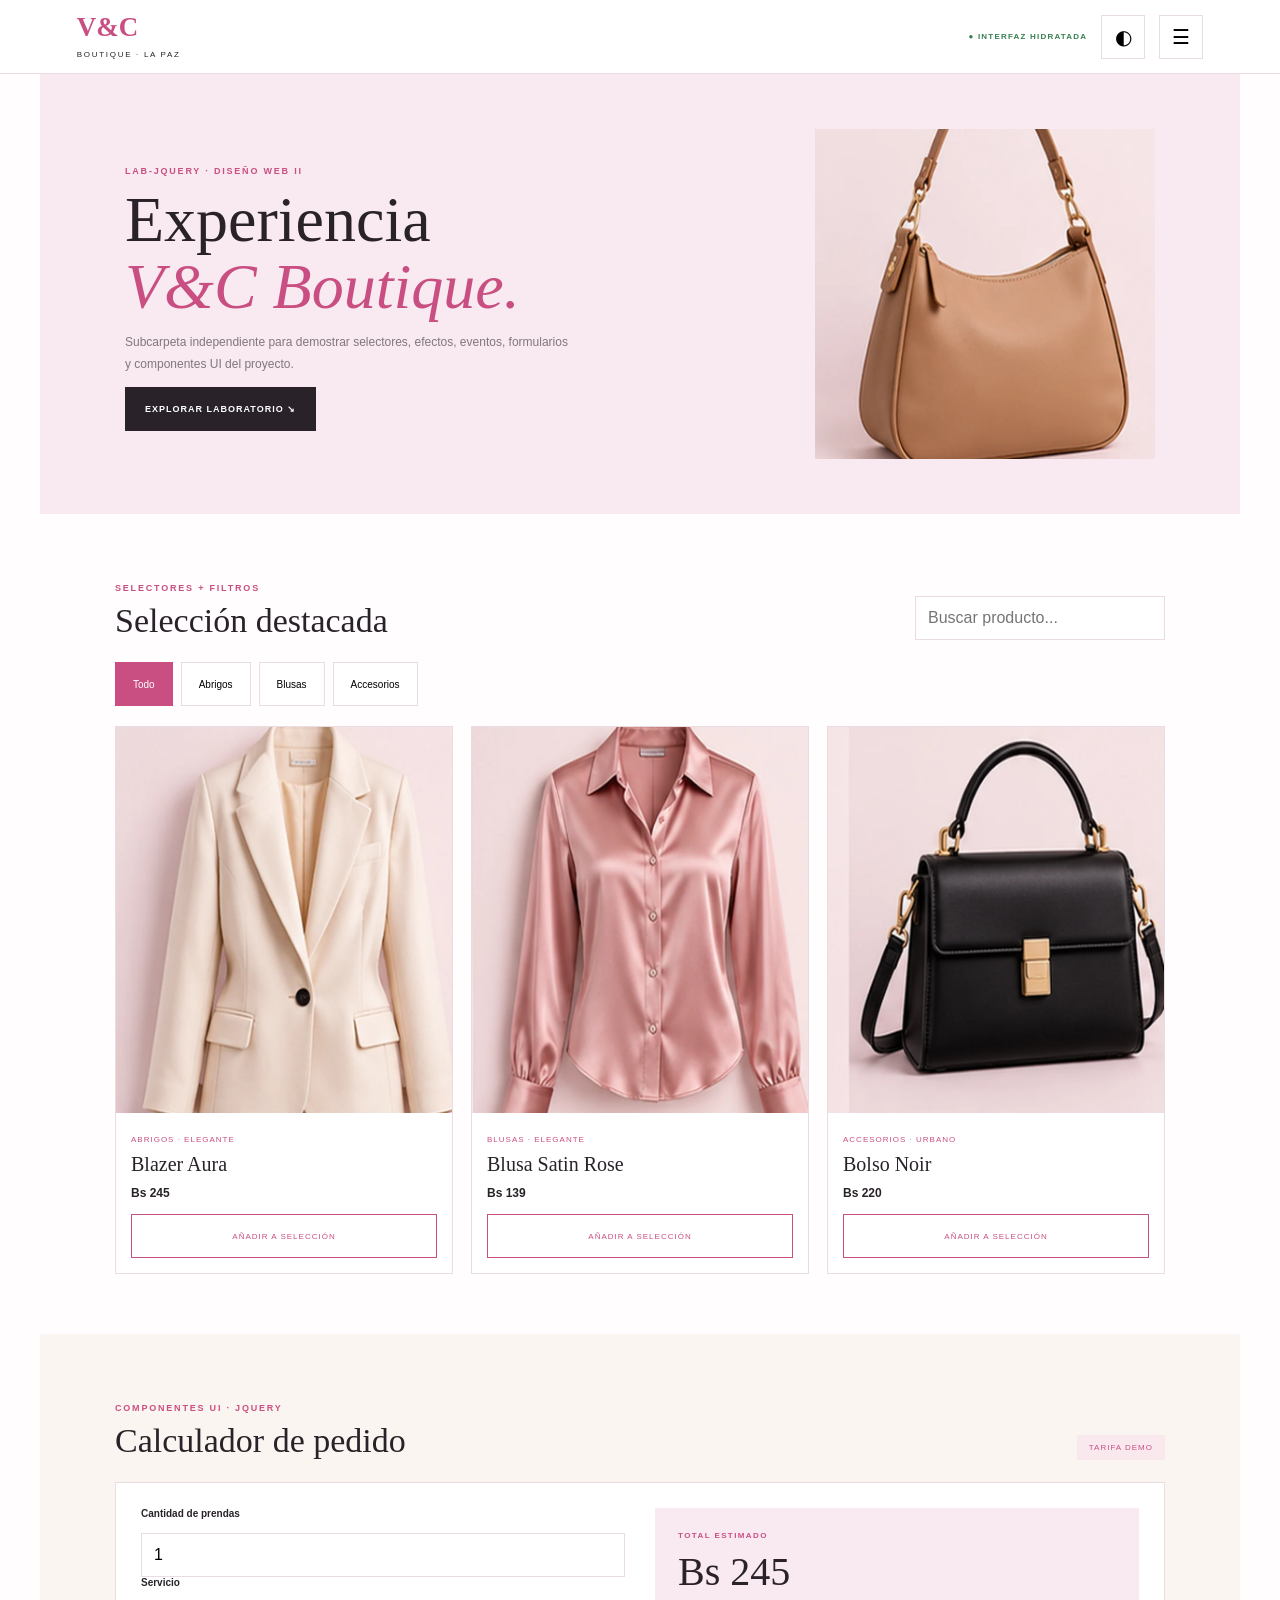
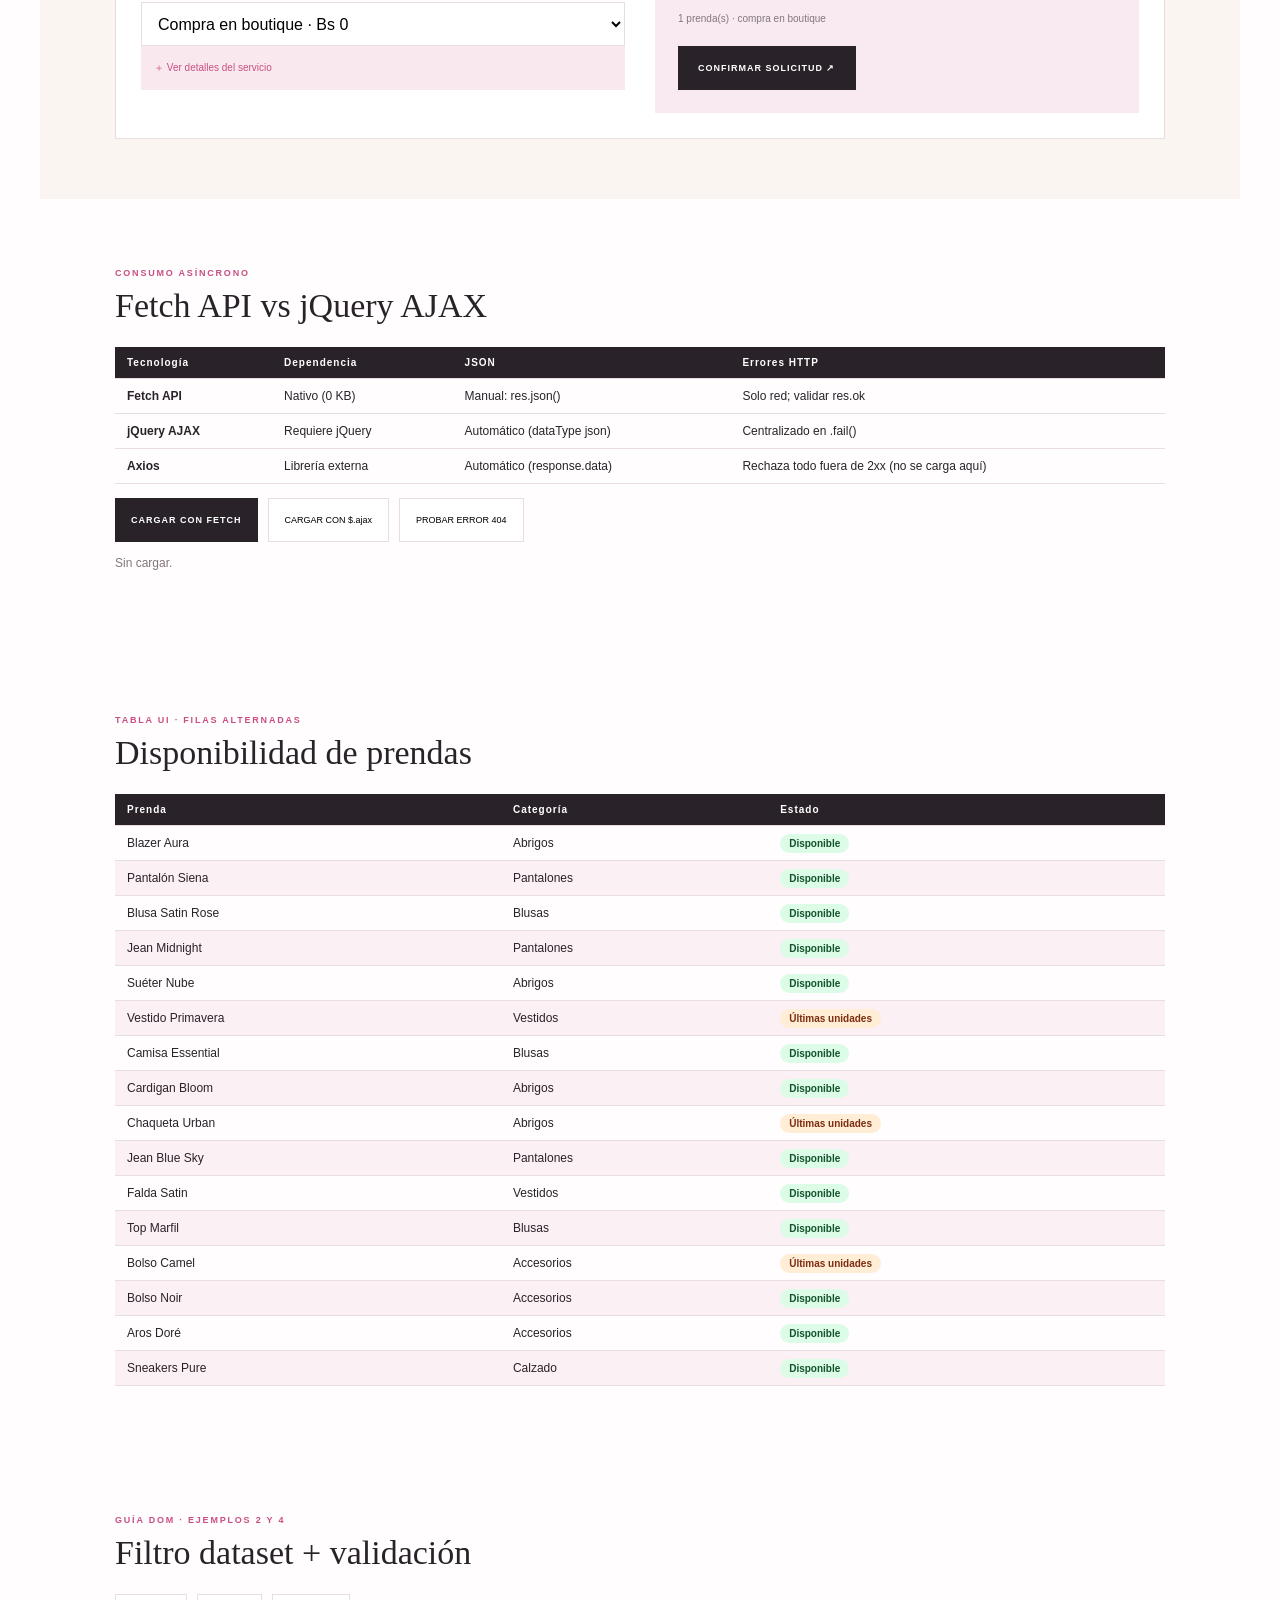
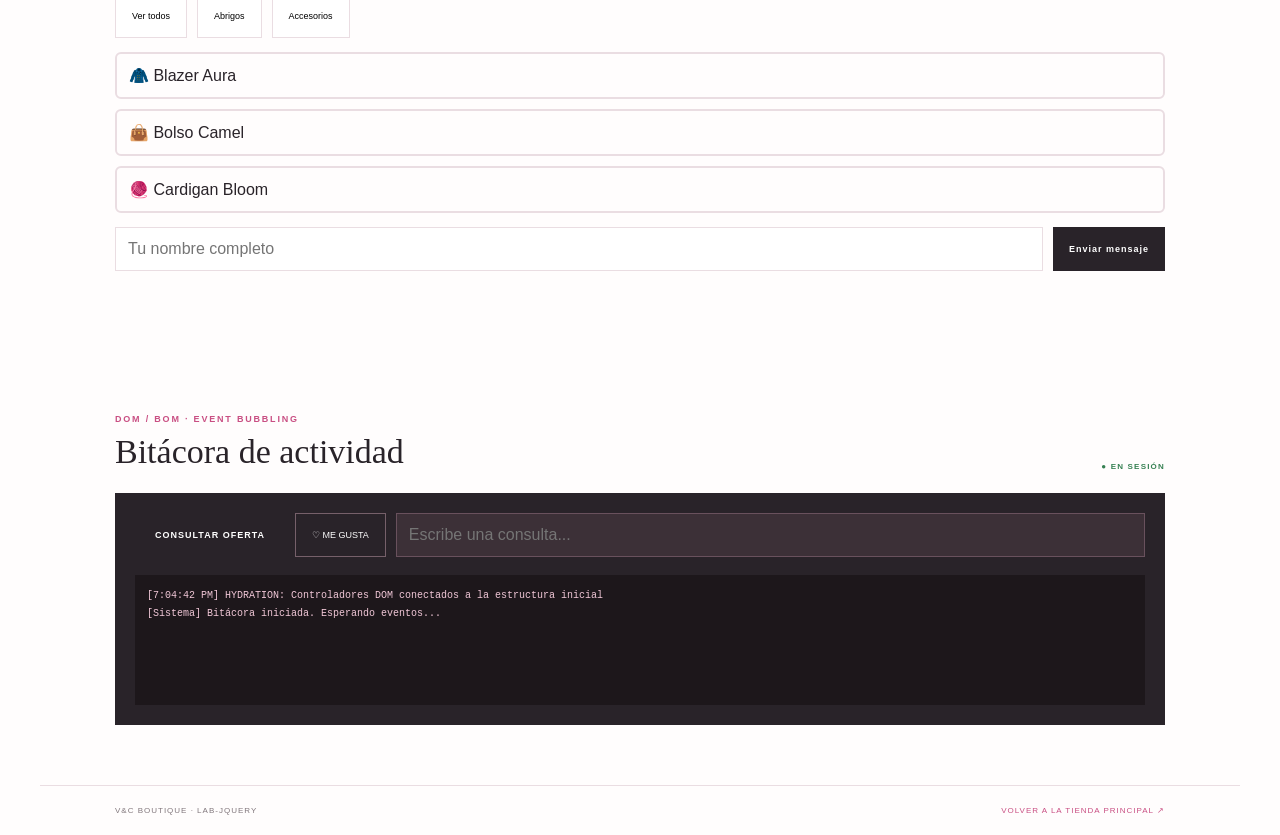
<file: lab-jquery/index.html>
<!doctype html>
<html lang="es">
<head>
  <meta charset="utf-8"><meta name="viewport" content="width=device-width, initial-scale=1.0, maximum-scale=1.0, user-scalable=no">
  <meta name="theme-color" content="#c94f83"><meta name="description" content="Laboratorio jQuery de V&C Boutique.">
  <title>V&C Boutique | Laboratorio jQuery</title>
  <link rel="manifest" href="manifest.json"><link rel="stylesheet" href="styles.css">
  <script src="../vendor/jquery-3.6.0.min.js" defer></script><script src="script.js" defer></script>
</head>
<body>
  <header class="lab-header"><a class="lab-brand" href="../index.html"><span>V&C</span><small>BOUTIQUE · LA PAZ</small></a><div class="lab-header-actions"><span class="lab-status" id="labStatus">● LAB ACTIVO</span><button id="themeBtn" class="lab-icon" aria-label="Cambiar tema">◐</button><button id="labMenuBtn" class="lab-icon" aria-label="Abrir menú">☰</button></div></header>
  <nav class="lab-nav" id="labNav"><a href="#labCatalog">Catálogo</a><a href="#labEffects">Efectos jQuery</a><a href="#labAsync">Fetch vs AJAX</a><a href="#labStock">Disponibilidad</a><a href="#labDom">DOM puro</a><a href="#labLive">Bitácora</a><a href="../index.html">Tienda principal ↗</a></nav>
  <main class="lab-container" id="labContainer" data-hidratado="false">
    <section class="lab-hero"><div><p class="lab-eyebrow">LAB-JQUERY · DISEÑO WEB II</p><h1>Experiencia<br><em>V&C Boutique.</em></h1><p>Subcarpeta independiente para demostrar selectores, efectos, eventos, formularios y componentes UI del proyecto.</p><a class="lab-cta" href="#labCatalog">EXPLORAR LABORATORIO ↘</a></div><img src="../assets/images/bolso-camel.webp" alt="Bolso camel V&C" loading="lazy"></section>
    <section class="lab-section" id="labCatalog"><div class="lab-title"><div><p class="lab-eyebrow">SELECTORES + FILTROS</p><h2>Selección destacada</h2></div><input id="labSearch" type="search" placeholder="Buscar producto..." aria-label="Buscar producto"></div><div class="lab-tabs" id="labTabs"><button class="active" data-filter="all">Todo</button><button data-filter="Abrigos">Abrigos</button><button data-filter="Blusas">Blusas</button><button data-filter="Accesorios">Accesorios</button></div><div class="lab-products" id="labProducts">
      <article class="lab-product" data-category="Abrigos"><img src="../assets/images/blazer-crema.webp" alt="Blazer Aura" loading="lazy"><div><small>ABRIGOS · ELEGANTE</small><h3>Blazer Aura</h3><b>Bs 245</b><button class="lab-add" data-name="Blazer Aura" data-price="245">AÑADIR A SELECCIÓN</button></div></article>
      <article class="lab-product" data-category="Blusas"><img src="../assets/images/blusa-satinada.webp" alt="Blusa Satin Rose" loading="lazy"><div><small>BLUSAS · ELEGANTE</small><h3>Blusa Satin Rose</h3><b>Bs 139</b><button class="lab-add" data-name="Blusa Satin Rose" data-price="139">AÑADIR A SELECCIÓN</button></div></article>
      <article class="lab-product" data-category="Accesorios"><img src="../assets/images/bolso-negro.webp" alt="Bolso Noir" loading="lazy"><div><small>ACCESORIOS · URBANO</small><h3>Bolso Noir</h3><b>Bs 220</b><button class="lab-add" data-name="Bolso Noir" data-price="220">AÑADIR A SELECCIÓN</button></div></article>
    </div></section>
    <section class="lab-section lab-effects" id="labEffects"><div class="lab-title"><div><p class="lab-eyebrow">COMPONENTES UI · JQUERY</p><h2>Calculador de pedido</h2></div><span class="lab-chip">TARIFA DEMO</span></div><div class="lab-calculator"><div><label for="labQty">Cantidad de prendas</label><input id="labQty" type="number" min="1" max="10" value="1"><label for="labService">Servicio</label><select id="labService"><option value="0">Compra en boutique · Bs 0</option><option value="15">Entrega coordinada · Bs 15</option><option value="25">Entrega prioritaria · Bs 25</option></select><button id="detailsToggle" class="lab-accordion">＋ Ver detalles del servicio</button><div class="lab-accordion-panel" id="detailsPanel">La boutique coordina disponibilidad, talla y entrega antes de confirmar la solicitud.</div></div><div class="lab-total"><small>TOTAL ESTIMADO</small><strong id="labTotal">Bs 245</strong><p id="labSummary">1 prenda · compra en boutique</p><button id="openBooking" class="lab-cta">CONFIRMAR SOLICITUD ↗</button></div></div></section>
        <section class="lab-section" id="labAsync"><div class="lab-title"><div><p class="lab-eyebrow">CONSUMO ASÍNCRONO</p><h2>Fetch API vs jQuery AJAX</h2></div></div>
      <div class="lab-table-wrap"><table class="lab-table"><thead><tr><th>Tecnología</th><th>Dependencia</th><th>JSON</th><th>Errores HTTP</th></tr></thead><tbody>
      <tr><td><b>Fetch API</b></td><td>Nativo (0 KB)</td><td>Manual: res.json()</td><td>Solo red; validar res.ok</td></tr>
      <tr><td><b>jQuery AJAX</b></td><td>Requiere jQuery</td><td>Automático (dataType json)</td><td>Centralizado en .fail()</td></tr>
      <tr><td><b>Axios</b></td><td>Librería externa</td><td>Automático (response.data)</td><td>Rechaza todo fuera de 2xx (no se carga aquí)</td></tr></tbody></table></div>
      <div class="lab-actions"><button class="lab-cta" id="btnFetch" type="button">CARGAR CON FETCH</button><button class="lab-secondary" id="btnAjax" type="button">CARGAR CON $.ajax</button><button class="lab-secondary" id="btnFail" type="button">PROBAR ERROR 404</button></div>
      <p class="lab-result" id="asyncResult" aria-live="polite">Sin cargar.</p></section>
    <section class="lab-section" id="labStock"><div class="lab-title"><div><p class="lab-eyebrow">TABLA UI · FILAS ALTERNADAS</p><h2>Disponibilidad de prendas</h2></div></div><div class="lab-table-wrap"><table class="lab-table lab-zebra"><thead><tr><th>Prenda</th><th>Categoría</th><th>Estado</th></tr></thead><tbody id="stockBody"><tr><td colspan="3">Cargando…</td></tr></tbody></table></div></section>
    <section class="lab-section" id="labDom"><div class="lab-title"><div><p class="lab-eyebrow">GUÍA DOM · EJEMPLOS 2 Y 4</p><h2>Filtro dataset + validación</h2></div></div>
      <div class="lab-actions"><button class="lab-secondary" data-filtro="todos" type="button">Ver todos</button><button class="lab-secondary" data-filtro="abrigo" type="button">Abrigos</button><button class="lab-secondary" data-filtro="accesorio" type="button">Accesorios</button></div>
      <div class="dom-card" data-categoria="abrigo">🧥 Blazer Aura</div><div class="dom-card" data-categoria="accesorio">👜 Bolso Camel</div><div class="dom-card" data-categoria="abrigo">🧶 Cardigan Bloom</div>
      <form id="domForm" class="lab-actions" novalidate><input type="text" id="domNombre" placeholder="Tu nombre completo" aria-label="Nombre"><button class="lab-cta" type="submit">Enviar mensaje</button></form><div id="alertaBox" aria-live="polite"></div></section>
    <section class="lab-section" id="labLive"><div class="lab-title"><div><p class="lab-eyebrow">DOM / BOM · EVENT BUBBLING</p><h2>Bitácora de actividad</h2></div><span class="lab-live-indicator">● EN SESIÓN</span></div><div class="lab-live-box" id="labLiveContainer"><div class="lab-live-actions"><button data-live="Oferta consultada" class="lab-cta">CONSULTAR OFERTA</button><button data-live="Me gusta en boutique" class="lab-like">♡ ME GUSTA</button><input id="labComment" placeholder="Escribe una consulta..." aria-label="Comentario en directo"></div><div class="lab-log" id="labLog" aria-live="polite"><p>[Sistema] Bitácora iniciada. Esperando eventos...</p></div></div></section>
    <footer class="lab-footer"><span>V&C BOUTIQUE · LAB-JQUERY</span><a href="../index.html">VOLVER A LA TIENDA PRINCIPAL ↗</a></footer>
  </main>
  <div class="lab-overlay" id="labOverlay" hidden></div>
  <section class="lab-modal" id="bookingModal" role="dialog" aria-modal="true" aria-labelledby="bookingTitle" hidden><button class="lab-modal-close" id="closeBooking" aria-label="Cerrar">×</button><p class="lab-eyebrow">CONFIRMACIÓN DE SOLICITUD</p><h2 id="bookingTitle">Revisa tu pedido.</h2><p>El temporizador de 30 segundos simula la expiración de una tarifa promocional.</p><div class="lab-confirm-total"><span>Total</span><strong id="modalTotal">Bs 245</strong></div><p class="lab-timer-label">Tiempo restante <b id="labTimer">00:30</b></p><label>Nombre<input id="labCustomer" required minlength="2" placeholder="Tu nombre"></label><div class="lab-modal-actions"><button id="cancelBooking" class="lab-secondary">CANCELAR</button><button id="confirmBooking" class="lab-cta">CONFIRMAR</button></div></section>
  <div class="lab-toast" id="labToast" role="status" aria-live="polite"></div>
</body>
</html>
</file>
<file: styles.css>
/* =====================================================================
V&C BOUTIQUE · styles.css — Diseño Web II · UPDS La Paz
   1) Tokens claro/oscuro  2) Base y componentes  3) Componentes nuevos
   4) Responsividad crítica (container queries) · 100dvh · 44 px · ellipsis · landscape
   Nombres de clase semánticos: sin .ad-banner/.promo-box/.social-ads (Brave/Opera).
   ===================================================================== */
:root{--pink:#c94f83;--pink-btn:#c94f83;--pink-dark:#a83c6c;--pink-soft:#f9e9ef;--surface:#fff;--glass:rgba(255,253,253,.96);--img-bg:#f7e9ed;--img-bg2:#f2dce4;--contact-bg:#f7eaf0;--input-line:#e2cbd4;--solid:#292329;--on-solid:#fff;--footer-bg:#292329;--stage:#efe3e8;--header-h:82px;--rose:#f3d4df;--ink:#292329;--muted:#81777c;--paper:#fffdfd;--line:#eadde2;--cream:#fbf5f2;--white:#fff;--shadow:0 18px 55px rgba(75,37,54,.10);--serif:'Playfair Display',Georgia,serif;--sans:'DM Sans',Arial,sans-serif}
*{box-sizing:border-box}
html{scroll-behavior:smooth;scroll-padding-top:90px}
body{margin:0;background:var(--paper);color:var(--ink);font-family:var(--sans);min-height:100dvh;overflow-x:hidden}
button,input,select,textarea{font:inherit}
button,a{-webkit-tap-highlight-color:transparent}
button{cursor:pointer}
a{color:inherit;text-decoration:none}
.announcement{height:30px;display:flex;align-items:center;justify-content:center;gap:13px;background:var(--footer-bg);color:#fff;font-size:9px;letter-spacing:1.7px;font-weight:700}
.app-shell{max-width:1440px;margin:auto;background:var(--surface)}
.site-header{height:82px;padding:0 clamp(18px,5vw,72px);display:flex;align-items:center;justify-content:space-between;border-bottom:1px solid var(--line);position:sticky;top:0;z-index:20;background:var(--glass);backdrop-filter:blur(14px)}
.brand{display:flex;align-items:center;gap:10px;min-width:180px}
.brand-mark{font:700 27px var(--serif);letter-spacing:-3px;color:var(--pink)}
.brand-mark span{font-size:17px;color:var(--ink);padding:0 2px}
.brand-copy{font-size:10px;letter-spacing:2px;font-weight:700}
.brand-copy small{display:block;font-size:8px;letter-spacing:1.5px;color:var(--muted);margin-top:4px}
.desktop-nav{display:flex;gap:clamp(16px,2.5vw,38px)}
.desktop-nav a{font-size:9px;font-weight:700;letter-spacing:1.1px;transition:color .2s}
.desktop-nav a:hover,.text-link:hover{color:var(--pink)}
.header-actions{display:flex;align-items:center;gap:8px}
.icon-button{width:44px;height:44px;min-width:44px;border:0;background:transparent;font-size:24px;color:var(--ink);position:relative;border-radius:50%}
.icon-button:hover{background:var(--pink-soft)}
.cart-count{position:absolute;right:1px;top:0;background:var(--pink-btn);color:#fff;font-size:9px;width:17px;height:17px;display:grid;place-items:center;border-radius:50%}
.menu-toggle{display:none}


.hero{display:grid;grid-template-columns:1fr 1fr;min-height:550px;background:var(--cream)}
.hero-copy{padding:clamp(45px,8vw,110px) 8vw;display:flex;flex-direction:column;align-items:flex-start;justify-content:center}
.eyebrow{font-size:9px;font-weight:700;letter-spacing:2px;color:var(--pink);margin:0 0 18px}
.hero h1,.section-heading h2,.story-copy h2,.contact-copy h2,.live-content h2,.modal h2{font:500 clamp(42px,5.7vw,76px)/1.04 var(--serif);letter-spacing:-1.7px;margin:0}
.hero h1 em,.section-heading h2 em,.story-copy h2 em,.contact-copy h2 em,.live-content h2 em,.modal h2 em{font-weight:500;color:var(--pink)}
.hero-description{max-width:390px;color:var(--muted);font-size:13px;line-height:1.9;margin:22px 0 27px}
.button{min-height:46px;min-width:44px;padding:0 22px;display:inline-flex;align-items:center;justify-content:center;gap:18px;border:1px solid transparent;font-size:9px;font-weight:700;letter-spacing:1.2px;transition:transform .2s,background .2s,color .2s,border-color .2s}
.button:hover{transform:translateY(-2px)}
.button-dark{background:var(--solid);color:var(--on-solid)}
.button-dark:hover{background:var(--pink-dark)}
.button-light{background:var(--surface);color:var(--ink)}
.button-outline{background:transparent;border-color:var(--pink);color:var(--pink)}
.button-full{width:100%}
.hero-note{margin-top:48px;font-size:8px;letter-spacing:1.6px;font-weight:700;color:var(--muted)}
.hero-note span{color:var(--pink)}
.hero-visual{position:relative;min-height:500px;background:var(--img-bg2);overflow:hidden}
.hero-visual>img{width:100%;height:100%;position:absolute;inset:0;object-fit:cover;object-position:center 40%;filter:saturate(.92)}
.hero-stamp{position:absolute;right:8%;top:9%;width:92px;height:92px;border:1px solid #fff;border-radius:50%;display:grid;place-content:center;text-align:center;color:#fff;font:600 24px var(--serif);transform:rotate(9deg);text-shadow:0 1px 5px #9c6c7b}
.hero-stamp small{font:700 7px var(--sans);letter-spacing:2px;line-height:1.5}
.hero-side-label{position:absolute;bottom:25px;right:25px;color:#fff;font-size:8px;letter-spacing:2px;writing-mode:vertical-rl}
.trust-strip{display:grid;grid-template-columns:repeat(3,1fr);padding:27px 8%;border-bottom:1px solid var(--line);border-top:1px solid var(--line)}
.trust-strip>div{display:flex;align-items:center;justify-content:center;gap:14px;border-right:1px solid var(--line)}
.trust-strip>div:last-child{border:0}
.trust-strip b{font:500 23px var(--serif);color:var(--pink)}
.trust-strip span{font-size:9px;letter-spacing:1.1px;font-weight:700}
.trust-strip small{font-size:10px;letter-spacing:0;font-weight:400;color:var(--muted)}
.section-pad{padding:85px clamp(20px,7vw,100px)}
.section-heading{display:flex;align-items:flex-end;justify-content:space-between;gap:20px;margin-bottom:30px}
.section-heading .eyebrow{margin-bottom:12px}
.section-heading h2{font-size:clamp(33px,4vw,48px)}
.text-link{font-size:9px;font-weight:700;letter-spacing:1.2px;color:var(--pink);white-space:nowrap}
.category-section{padding-bottom:36px}

.category-pill{border:1px solid var(--line);background:var(--surface);border-radius:30px;padding:11px 17px;min-height:44px;font-size:10px;color:var(--muted);transition:.2s}
.category-pill span{font-size:8px;color:var(--pink);margin-left:5px}
.category-pill:hover,.category-pill.active{background:var(--pink-btn);border-color:var(--pink-btn);color:#fff}
.category-pill.active span{color:#fff}
.catalog-section{padding-top:38px;background:var(--surface)}
.catalog-heading{align-items:end}
.muted{color:var(--muted);font-size:11px;margin:10px 0 0}
.catalog-tools{display:flex;gap:9px;align-items:center}
.search-box{height:44px;width:min(250px,27vw);border:1px solid var(--line);display:flex;align-items:center;padding:0 12px;gap:8px}
.search-box span{font-size:22px;color:var(--pink)}
.search-box input{border:0;outline:0;width:100%;min-width:0;font-size:11px;background:transparent}
.catalog-tools select,.filter-selects select{height:44px;border:1px solid var(--line);background:var(--surface);padding:0 12px;color:var(--ink);font-size:10px;max-width:100%}
.filter-row{display:flex;justify-content:space-between;align-items:center;padding:13px 0;border-top:1px solid var(--line);border-bottom:1px solid var(--line);margin-bottom:23px}
.filter-caption{font-size:9px;letter-spacing:1.4px;font-weight:700}
.filter-caption span{color:var(--pink)}
.filter-selects{display:flex;gap:8px}
.product-grid{display:grid;grid-template-columns:repeat(4,minmax(0,1fr));gap:30px 17px}
.product-card{min-width:0;position:relative}
.product-image-wrap{position:relative;aspect-ratio:4/5;background:var(--img-bg);overflow:hidden}
.product-image-wrap img{width:100%;height:100%;object-fit:cover;display:block;transition:transform .45s}
.product-card:hover .product-image-wrap img{transform:scale(1.045)}
.product-badge{position:absolute;left:10px;top:10px;padding:6px 9px;background:var(--surface);color:var(--pink);font-size:8px;font-weight:700;letter-spacing:1px}
.favorite-button{position:absolute;right:9px;top:9px;width:40px;height:40px;border:0;border-radius:50%;background:var(--glass);font-size:19px;color:var(--ink)}
.favorite-button.is-favorite{color:var(--pink)}
.product-info{padding:13px 2px 0}
.product-category{font-size:8px;color:var(--pink);letter-spacing:1.4px;text-transform:uppercase}
.product-name{font:500 17px var(--serif);margin:6px 0 7px;white-space:nowrap;overflow:hidden;text-overflow:ellipsis;min-width:0}
.product-meta{display:flex;align-items:center;justify-content:space-between;gap:8px}
.product-price{font-size:12px;font-weight:700}
.product-old-price{font-size:10px;color:#a79ba0;text-decoration:line-through;margin-left:5px}
.product-actions{display:flex;gap:7px;margin-top:12px}
.product-actions button{flex:1;min-width:44px;min-height:44px;font-size:8px;letter-spacing:.8px}
.add-button{background:var(--pink-btn);color:#fff;border:1px solid var(--pink)}
.detail-button{background:var(--surface);color:var(--ink);border:1px solid var(--line)}
.loading-card{grid-column:1/-1;padding:70px;text-align:center;color:var(--muted);font-size:12px}
.empty-state{text-align:center;padding:55px 20px}
.empty-state span{font:40px var(--serif);color:var(--pink)}
.empty-state h3{font:24px var(--serif)}
.empty-state p{color:var(--muted);font-size:12px;margin-bottom:22px}
.live-section{padding-top:45px}
.live-card{background:#b94d7a;display:grid;grid-template-columns:1fr 1fr;min-height:330px;color:#fff;overflow:hidden}
.live-content{padding:45px clamp(22px,5vw,65px);display:flex;flex-direction:column;align-items:flex-start;justify-content:center}
.light-eyebrow{color:#ffe9f1}
.live-dot{display:inline-block;width:7px;height:7px;border-radius:50%;background:var(--surface);margin-right:7px;box-shadow:0 0 0 4px rgba(255,255,255,.16)}
.live-content h2{font-size:clamp(36px,4vw,52px)}
.live-content h2 em{color:#ffe0eb}
.live-content>p:not(.eyebrow){max-width:360px;color:#f9dce8;font-size:11px;line-height:1.8}
.live-actions{display:flex;gap:18px;align-items:center;margin-top:18px}
.like-live{border:1px solid rgba(255,255,255,.55);background:transparent;color:#fff;min-height:44px;padding:0 14px;font-size:13px}
.live-products{display:grid;grid-template-columns:1fr 1fr;gap:10px;padding:20px;background:var(--pink-soft)}
.live-product{background:var(--surface);color:var(--ink);min-width:0;display:flex;flex-direction:column}
.live-product img{width:100%;height:160px;object-fit:cover}
.live-product div{padding:10px}
.live-product strong{font:15px var(--serif);display:block;white-space:nowrap;overflow:hidden;text-overflow:ellipsis}
.live-product small{color:var(--pink);font-size:10px}
.live-product button{border:0;background:var(--solid);color:var(--on-solid);min-height:40px;font-size:8px;letter-spacing:1px;margin-top:7px}
.live-audit{background:#292329;color:#f8eaf0;padding:15px 20px}
.audit-heading{display:flex;justify-content:space-between;font-size:8px;letter-spacing:1.5px;font-weight:700}
.audit-heading .live-dot{background:#9bd8a8}
.audit-log{height:78px;overflow:auto;margin:9px 0;color:#d8c6ce;font:10px/1.7 monospace}
.audit-log p{margin:0}
.live-chat{display:flex;gap:8px}
.live-chat input{flex:1;min-width:0;border:1px solid #65505b;background:#3a3036;color:#fff;padding:0 11px;min-height:44px;font-size:10px}
.live-chat .button{min-height:44px;padding:0 16px}
.story-section{display:grid;grid-template-columns:1fr 1fr;align-items:center;gap:clamp(30px,8vw,110px);background:var(--cream)}
.story-image{height:430px;overflow:hidden;background:var(--img-bg2)}
.story-image img{width:100%;height:100%;object-fit:cover}
.story-copy h2,.contact-copy h2{font-size:clamp(39px,5vw,58px)}
.story-copy>p:not(.eyebrow),.contact-copy>p:not(.eyebrow){color:var(--muted);font-size:12px;line-height:2;max-width:410px;margin:22px 0}
.service-section{padding-top:68px;padding-bottom:68px}
.service-grid{display:grid;grid-template-columns:repeat(3,1fr);border:1px solid var(--line)}
.service-grid article{padding:28px;border-right:1px solid var(--line)}
.service-grid article:last-child{border:0}
.service-grid article>span{font:28px var(--serif);color:var(--pink)}
.service-grid h3{font:18px var(--serif);margin:12px 0 7px}
.service-grid p{font-size:10px;color:var(--muted);line-height:1.7;margin:0}
.contact-section{background:var(--contact-bg);display:grid;grid-template-columns:1fr 1fr;gap:9vw}
.contact-details{display:flex;gap:20px;flex-wrap:wrap;font-size:8px;letter-spacing:1.3px;font-weight:700;color:var(--pink)}
.contact-form{display:grid;gap:15px}
.contact-form label,.modal label{font-size:10px;font-weight:700;display:grid;gap:7px}
.contact-form input,.contact-form textarea,.modal input,.modal textarea,.modal select{width:100%;min-width:0;border:1px solid var(--input-line);background:var(--surface);padding:13px 14px;outline:0;font-size:11px;resize:vertical}
.contact-form input:focus,.contact-form textarea:focus,.modal input:focus,.modal textarea:focus,.modal select:focus{border-color:var(--pink);box-shadow:0 0 0 3px rgba(201,79,131,.12)}
.field-error{color:#b4234c;font-size:9px;min-height:12px}
.form-feedback{font-size:10px;color:var(--pink-dark);min-height:15px;margin:0}
.site-footer{background:var(--footer-bg);color:#fff;padding:38px clamp(20px,7vw,100px) 18px}
.footer-brand .brand-mark{color:#f18bb2}
.footer-brand .brand-mark span{color:#fff}
.footer-brand .brand-copy small{color:#c5b3bb}
.site-footer>p{font:18px var(--serif);color:#e5cbd5;margin:20px 0 35px}
.footer-bottom{display:flex;justify-content:space-between;gap:15px;border-top:1px solid #55464e;padding-top:17px;font-size:8px;letter-spacing:1px;color:#c5b3bb}
.footer-bottom a{color:#f18bb2}
.drawer-backdrop,.modal-backdrop{position:fixed;inset:0;background:rgba(27,17,23,.55);z-index:40;opacity:0;visibility:hidden;transition:.25s}
.modal-backdrop{opacity:1;visibility:visible}
.drawer-backdrop.is-open,.modal-backdrop.is-open{opacity:1;visibility:visible}
.cart-drawer{position:fixed;z-index:41;right:0;top:0;height:100dvh;width:min(430px,100%);background:var(--surface);transform:translateX(102%);transition:transform .3s;display:flex;flex-direction:column;padding:25px}
.cart-drawer.is-open{transform:translateX(0)}
.drawer-header{display:flex;justify-content:space-between;align-items:center;border-bottom:1px solid var(--line);padding-bottom:17px}
.drawer-header .eyebrow{margin-bottom:7px}
.drawer-header h2{font:27px var(--serif);margin:0}
.drawer-header h2 span{font:11px var(--sans);color:var(--muted)}
.close-button{width:44px;height:44px;border:0;background:transparent;font-size:29px;color:var(--ink)}
.cart-items{flex:1;overflow:auto;padding:15px 0}
.cart-empty{text-align:center;color:var(--muted);font:18px var(--serif);padding:55px 15px}
.cart-line{display:grid;grid-template-columns:70px 1fr auto;gap:12px;padding:12px 0;border-bottom:1px solid var(--line);align-items:center}
.cart-line img{width:70px;height:85px;object-fit:cover}
.cart-line h3{font:15px var(--serif);margin:0 0 5px}
.cart-line p{font-size:10px;color:var(--pink);margin:0 0 7px}
.quantity-controls{display:flex;align-items:center;gap:9px}
.quantity-controls button{width:32px;height:32px;min-width:32px;border:1px solid var(--line);background:var(--surface)}
.remove-item{border:0;background:none;color:var(--muted);font-size:18px}
.cart-summary{border-top:1px solid var(--line);padding-top:17px}
.cart-summary>div{display:flex;justify-content:space-between;align-items:center;font-size:12px}
.cart-summary>div strong{font-size:19px}
.cart-summary p{font-size:9px;color:var(--muted);margin:9px 0 15px}
.cart-summary .button{margin-top:8px}
.modal{position:fixed;z-index:51;top:50%;left:50%;transform:translate(-50%,-50%);width:min(520px,calc(100% - 28px));max-height:min(88dvh,850px);overflow:auto;background:var(--surface);padding:34px;box-shadow:var(--shadow);}
.modal-close{position:absolute;right:12px;top:10px}
.modal .eyebrow{margin-top:7px}
.modal h2{font-size:38px}
.modal>p:not(.eyebrow){font-size:11px;line-height:1.8;color:var(--muted);margin:15px 0 20px}
.modal form{display:grid;gap:13px}
.product-modal{width:min(720px,calc(100% - 28px))}
.product-detail-layout{display:grid;grid-template-columns:1fr 1fr;gap:24px;align-items:center}
.product-detail-layout img{width:100%;max-height:440px;object-fit:cover}
.product-detail-layout h2{font:32px var(--serif);margin:7px 0}
.product-detail-layout p{font-size:11px;line-height:1.8;color:var(--muted)}
.detail-price{font-size:19px;color:var(--pink);font-weight:700}
.product-detail-layout select{width:100%;padding:12px;border:1px solid var(--line);margin:10px 0}
.checkout-modal{width:min(550px,calc(100% - 28px))}
.checkout-modal h2{font-size:36px}



.modal-actions{display:flex;justify-content:flex-end;gap:8px}
.toast-region{position:fixed;z-index:70;right:20px;top:20px;display:grid;gap:9px;width:min(340px,calc(100% - 40px))}
.toast{background:#292329;color:#fff;padding:14px 17px;box-shadow:var(--shadow);border-left:3px solid var(--pink);font-size:11px;line-height:1.5}
.toast strong{display:block;color:#f6a8c6;margin-bottom:3px}
.network-status{position:fixed;left:14px;bottom:14px;z-index:25;background:#e8f5eb;color:#23643a;border-radius:20px;padding:8px 12px;font-size:8px;letter-spacing:.7px;box-shadow:0 4px 18px #00000012}
.network-status.is-offline{background:#fff0e5;color:#9a4a17}

/* Refuerzo de ergonomía táctil para controles dinámicos del carrito. */
.favorite-button{width:44px;height:44px;min-width:44px;min-height:44px}
.quantity-controls button{width:44px;height:44px;min-width:44px;min-height:44px}
.remove-item{width:44px;height:44px;min-width:44px;min-height:44px}

/* =====================================================================
3. COMPONENTES NUEVOS (guías + capturas Whataform)
   ===================================================================== */
div[hidden],form[hidden],section[hidden],p[hidden],ul[hidden],aside[hidden],button[hidden]{display:none}
input,select,textarea{color:var(--ink)}
select:focus,input:focus,textarea:focus{outline:none;border-color:var(--pink-btn);box-shadow:0 0 0 3px rgba(201,79,131,.18)} /* matiz de enfoque (Guía Técnica PWA §2) */
body{transition:background-color .3s,color .3s}
.app-shell{container:shell/inline-size;position:relative}

/* ---- Modo oscuro (Guía DOM · Ejemplo 1: body.dark-mode) ---- */
body.dark-mode{--pink:#ee86ae;--pink-btn:#b8457a;--pink-dark:#f5a3c4;--pink-soft:#33202b;--paper:#17121a;--surface:#1f1822;--ink:#f4ecf0;--muted:#b9a9b1;--line:#3b2f38;--cream:#1c1620;--img-bg:#2a2029;--img-bg2:#2a2029;--contact-bg:#1c1620;--input-line:#4a3b45;--glass:rgba(23,18,26,.92);--solid:#ee86ae;--on-solid:#1a1118;--footer-bg:#0f0b12;--stage:#0e0a11;--shadow:0 18px 55px rgba(0,0,0,.55);color-scheme:dark}

/* ---- Marco de smartphone en PC (Guía Técnica PWA: @media min-width:1025px) ---- */
@media (min-width:1025px){
html[data-vista="marco"] body{background:var(--stage);padding:22px 0}
html[data-vista="marco"] .app-shell{max-width:430px;border-radius:30px;border-top:4px solid var(--pink-btn);box-shadow:var(--shadow);overflow:clip}
html[data-vista="marco"] .cart-bar{width:min(398px,calc(100% - 24px))}
html[data-vista="marco"] .to-top{right:calc(50% - 201px)}
}

/* ---- Navbar: indicador de estado, hidratación, menú hamburguesa ---- */
.estado-dot{width:10px;height:10px;border-radius:50%;background:#22c55e;box-shadow:0 0 0 3px rgba(34,197,94,.25);margin-right:6px;flex:none}
.estado-dot.is-offline{background:#f97316;box-shadow:0 0 0 3px rgba(249,115,22,.28)}
.btn-estatico{opacity:.55;pointer-events:none}
.nav-menu{display:none;background:var(--surface);border-bottom:1px solid var(--line);padding:4px 20px}
.nav-menu ul{list-style:none;margin:0;padding:0}
.nav-menu li{border-bottom:1px solid var(--line)}
.nav-menu li:last-child{border:0}
.nav-menu a,.nav-view-toggle{display:flex;align-items:center;width:100%;min-height:44px;padding:0 4px;font-size:13px;color:var(--ink);background:none;border:0;text-align:left}
.nav-menu a:hover,.nav-view-toggle:hover{color:var(--pink)}

/* ---- Título de tienda, chips, destacados ---- */
.store-title{padding-top:34px;padding-bottom:6px}
.store-title h2{font:600 24px var(--serif);margin:0 0 12px}
.chip-row{display:flex;gap:10px;flex-wrap:wrap}
.chip{min-height:44px;padding:0 16px;border:1px solid var(--line);background:var(--surface);color:var(--ink);border-radius:22px;font-size:12px}
.chip:hover{border-color:var(--pink-btn);color:var(--pink)}
.featured-section{padding:14px 0}
.featured-track,.stories-track{scroll-padding-inline:clamp(18px,7vw,100px);display:flex;gap:14px;overflow-x:auto;scroll-snap-type:x mandatory;padding:6px clamp(18px,7vw,100px) 10px;scrollbar-width:none}
.featured-track::-webkit-scrollbar,.stories-track::-webkit-scrollbar,.category-bar::-webkit-scrollbar{display:none}
.featured-card{flex:0 0 min(88%,520px);scroll-snap-align:start;display:grid;grid-template-columns:1.1fr .9fr;min-height:250px;background:var(--pink-btn);color:#fff;box-shadow:5px 5px 0 var(--pink-dark)}
.featured-card img{width:100%;height:100%;object-fit:cover;min-width:0}
.featured-body{padding:18px;display:flex;flex-direction:column;gap:7px;min-width:0}
.featured-cat{font-size:9px;letter-spacing:1.6px;opacity:.9}
.featured-body h3{font:700 19px/1.15 var(--sans);margin:0;overflow-wrap:anywhere}
.featured-body p{font-size:11px;line-height:1.55;margin:0;opacity:.92;display:-webkit-box;-webkit-line-clamp:3;-webkit-box-orient:vertical;overflow:hidden}
.featured-body strong{font-size:18px}
.featured-body .button{align-self:flex-start;margin-top:auto;background:#fff;color:#a83c6c;min-height:44px}

/* ---- Lealtad y aviso de despacho ---- */
.button-solid{background:var(--pink-btn);color:#fff;border:0;min-height:50px;box-shadow:4px 4px 0 var(--pink-dark)}
.button-solid:hover{transform:translate(1px,1px);box-shadow:3px 3px 0 var(--pink-dark)}
.button-solid:disabled{opacity:.45;box-shadow:none;cursor:not-allowed;transform:none}
.loyalty-card{margin:16px clamp(18px,7vw,100px);padding:18px;border:1px solid var(--line);background:var(--surface)}
.loyalty-card h3{margin:0 0 6px;font-size:17px}
.loyalty-card p{font-size:12px;color:var(--muted);line-height:1.65;margin:0 0 12px}
.loyalty-card .points-line{color:var(--pink);font-weight:700}
.dispatch-notice{margin:0 clamp(18px,7vw,100px) 6px;padding:12px;text-align:center;background:var(--pink-btn);color:#fff;display:grid;gap:3px;font-size:11px}
.dispatch-notice strong{letter-spacing:2.4px;font-size:11px}

/* ---- Historias circulares ---- */
.stories-section{position:relative;padding:14px 0 4px}
.stories-track{gap:18px}
.story-circle{flex:0 0 88px;scroll-snap-align:start;background:none;border:0;display:grid;justify-items:center;gap:8px;color:var(--ink);font-size:11px;padding:0;min-height:44px}
.story-ring{width:88px;height:88px;border-radius:50%;padding:4px;border:2.5px dashed var(--pink-btn);display:block}
.story-ring img{width:100%;height:100%;border-radius:50%;object-fit:cover;display:block}
.story-name{max-width:88px;white-space:nowrap;overflow:hidden;text-overflow:ellipsis}
.carousel-arrow{position:absolute;top:40px;z-index:2;width:44px;height:44px;border-radius:50%;border:1px solid var(--pink-btn);background:var(--surface);color:var(--ink);font-size:22px;box-shadow:2px 2px 0 var(--pink-btn)}
.stories-prev{left:4px}.stories-next{right:4px}

/* ---- Tabs sticky de categoría + banner temático (Reto Jueves) ---- */
.category-section{padding-bottom:18px}
.category-bar{position:sticky;top:var(--header-h);z-index:15;display:flex;gap:9px;overflow-x:auto;padding:10px clamp(18px,7vw,100px);background:var(--glass);backdrop-filter:blur(10px);border-bottom:1px solid var(--line)}
.category-bar .category-pill{flex:0 0 auto;white-space:nowrap}
.category-pill.active{box-shadow:0 0 0 2px var(--ink)}
.tema-wrap{padding-top:22px;padding-bottom:4px}
.tema-banner{display:flex;align-items:center;gap:14px;padding:16px 18px;color:#fff;text-shadow:0 1px 3px rgba(0,0,0,.28);transition:background .4s}
.tema-icono{font-size:34px;width:52px;text-align:center;flex:none}
.tema-banner strong{font:600 18px var(--serif)}
.tema-banner p{margin:4px 0 0;font-size:11px;line-height:1.5}
.tema-todos{background:linear-gradient(120deg,#c94f83,#e58fb0)}
.tema-blusas{background:linear-gradient(120deg,#a8408f,#e48fc4)}
.tema-pantalones{background:linear-gradient(120deg,#2f568f,#6fa1d8)}
.tema-vestidos{background:linear-gradient(120deg,#c93d66,#f08e7a)}
.tema-abrigos{background:linear-gradient(120deg,#6d4f40,#b98f74)}
.tema-accesorios{background:linear-gradient(120deg,#8a6508,#d1a63a)}
.tema-calzado{background:linear-gradient(120deg,#46386a,#8f7cc2)}

/* ---- Bloques de formularios: 3 capas, reservas, lista de deseos ---- */
.filter-section h3,.modulo-reservas h3,.cola-deseos h3,.about-section h3,.checkout-card h3{font:500 26px var(--serif);margin:0 0 14px}
.filter-section .eyebrow,.modulo-reservas .eyebrow,.cola-deseos .eyebrow{margin-bottom:8px}
.stack-label{display:block;font-size:10px;font-weight:700;letter-spacing:.8px;margin-top:8px}
.filter-section select,.modulo-reservas input,.modulo-reservas select,.deseo-entrada input,.checkout-card input,.checkout-card select,.cart-summary select{width:100%;min-width:0;min-height:44px;padding:11px 12px;border:1px solid var(--input-line);background:var(--surface);font-size:12px}
.filter-section select{margin:4px 0 8px;max-width:520px;display:block}
.item-card{max-width:520px;padding:14px;border:1px dashed var(--pink-btn);background:var(--pink-soft);font-size:12px;line-height:1.7;display:grid;gap:10px;overflow-wrap:anywhere}
.layer-go{justify-self:start}
.modulo-reservas form{display:grid;gap:8px;max-width:520px}
.lista-segura{list-style:none;padding:0;margin:14px 0 0;display:grid;gap:8px;max-width:520px}
.item-reserva{padding:12px 14px;border:1px solid var(--line);border-left:4px solid var(--pink-btn);background:var(--surface);font-size:12px;overflow-wrap:anywhere}
.hint{font-size:10px;color:var(--muted);line-height:1.6;margin:12px 0 0}
.hint.light{color:#f9dce8}
.hint code{background:var(--pink-soft);padding:1px 4px;overflow-wrap:anywhere}
.cola-deseos{min-height:60dvh;overflow-x:hidden}
.deseo-entrada{display:flex;gap:8px;max-width:520px;margin-bottom:10px}
.deseo-entrada input{flex:1}
.fila-deseo{display:flex;align-items:center;justify-content:space-between;gap:10px;padding:8px;border-bottom:1px solid var(--line);max-width:520px}
.titulo-truncado{flex:1;min-width:0;white-space:nowrap;overflow:hidden;text-overflow:ellipsis;font-size:14px}
.btn-tactil{min-width:44px;min-height:44px;padding:0 12px;background:var(--solid);color:var(--on-solid);border:0;border-bottom:3px solid var(--pink-btn);border-radius:6px;font-weight:700}

/* ---- Tarjetas: descripción, acordeón de tallas ---- */
.product-desc{font-size:11px;color:var(--muted);line-height:1.6;margin:0 0 10px;display:-webkit-box;-webkit-line-clamp:2;-webkit-box-orient:vertical;overflow:hidden}
.accordion-btn{display:flex;justify-content:space-between;align-items:center;gap:10px;width:100%;min-height:44px;padding:10px 14px;background:var(--surface);color:var(--ink);border:1px solid var(--line);border-radius:14px;font-size:13px;text-align:left}
.accordion-btn span{color:var(--pink);font-size:18px}
.accordion-btn:hover{border-color:var(--pink-btn)}
.accordion-item{margin-bottom:10px}
.accordion-panel{padding:12px 14px;font-size:12px;line-height:1.8;color:var(--muted)}
.card-accordion{margin-top:10px;border-radius:0;font-size:10px;letter-spacing:.4px}
.size-chips{display:flex;flex-wrap:wrap;gap:6px;margin-bottom:8px}
.size-chip{padding:5px 9px;font-size:10px;border:1px solid}
.size-chip.disponible{background:#dcfce7;color:#14532d;border-color:#86efac}
.size-chip.agotado{background:#fee2e2;color:#7f1d1d;border-color:#fca5a5;text-decoration:line-through}

/* ---- Live: ofertas relámpago, checkout Día 2 ---- */
.live-product.flash{box-shadow:0 0 0 2px #fff}
.live-product.flash button{background:var(--pink-btn)}
.checkout-card{margin-top:22px;padding:20px;border:2px solid var(--pink-btn);background:var(--surface)}
.checkout-card form{display:grid;gap:6px;max-width:520px}
.checkout-card label{font-size:11px;font-weight:700}
.btn-order{width:100%;min-height:48px;background:#15803d;color:#fff;border:0;font-weight:700;margin-top:6px}
.audit-heading.dia2{margin-top:18px;color:var(--ink)}
.checkout-card .audit-log{background:#020617;color:#f97316;padding:8px;border-radius:6px}

/* ---- Acerca de, footer ---- */
.about-section{padding-top:36px;padding-bottom:30px}
.success-alert{padding:12px 14px;background:#dcfce7;color:#14532d;font-size:12px;border-left:4px solid #16a34a}
.site-footer{padding-bottom:84px}
.footer-cols{display:grid;grid-template-columns:1fr 1fr;gap:24px;margin:0 0 30px}
.footer-cols h4{font-size:10px;letter-spacing:1.5px;color:#c5b3bb;margin:0 0 8px}
.footer-cols a{display:flex;align-items:center;min-height:40px;font-size:13px;color:#f1dfe7}
.footer-cols a:hover{color:#f18bb2}

/* ---- Barra de carrito fija, volver arriba ---- */
.cart-bar{position:fixed;left:50%;bottom:12px;transform:translateX(-50%);z-index:30;width:min(calc(100% - 24px),520px);min-height:52px;display:flex;align-items:center;justify-content:space-between;gap:12px;padding:0 16px;background:var(--pink-btn);color:#fff;border:0;font-size:14px;box-shadow:4px 4px 0 var(--pink-dark)}
.cart-bar-count{min-width:30px;height:26px;display:grid;place-items:center;border-radius:13px;background:rgba(255,255,255,.28);font-size:12px}
.cart-bar span:nth-child(2){flex:1;text-align:left}
.to-top{position:fixed;right:14px;bottom:76px;z-index:29;width:48px;height:48px;border-radius:50%;border:1.5px solid var(--pink-btn);background:var(--surface);color:var(--ink);font-size:20px;box-shadow:3px 3px 0 var(--pink-btn);opacity:0;visibility:hidden;transition:.25s}
.to-top.show{opacity:1;visibility:visible}
.network-status{bottom:76px}

/* ---- Carrito (resumen de pedido) y modales ---- */
.cart-empty-icon{display:block;font-size:44px;margin-bottom:8px}
.cart-empty p{margin:0 0 4px;font:18px var(--serif)}
.cart-empty small{font:12px var(--sans)}
.breakdown{margin:12px 0 14px}
.breakdown>div{display:flex;justify-content:space-between;font-size:12px;padding:5px 0}
.breakdown dt{color:var(--muted)}.breakdown dd{margin:0;font-weight:700}
.breakdown .total-row{border-top:1px solid var(--line);margin-top:6px;padding-top:10px;font-size:15px}
.breakdown .total-row dt{color:var(--ink)}
.account-chooser{display:grid;gap:10px}.account-chooser[hidden]{display:none}
.modal .button{margin-top:6px}
.confirm-lines{list-style:none;margin:0 0 14px;padding:0;border:1px solid var(--line)}
.confirm-lines li{display:flex;justify-content:space-between;gap:10px;padding:11px 14px;font-size:12px;border-bottom:1px solid var(--line)}
.confirm-lines li:last-child{border:0}
.countdown{color:var(--pink);font-size:16px;font-variant-numeric:tabular-nums}
.profile-line{font-size:13px;margin:6px 0}
.mini-title{font:500 18px var(--serif);margin:16px 0 8px}
.orders-list{list-style:none;padding:0;margin:0 0 14px;font-size:11px;display:grid;gap:8px}
.orders-list li{padding:9px 10px;border:1px solid var(--line);overflow-wrap:anywhere}
.story-modal{width:min(560px,calc(100% - 28px))}
.story-row{display:grid;grid-template-columns:52px 1fr auto 44px;gap:12px;align-items:center;padding:10px 0;border-bottom:1px solid var(--line)}
.story-row img{width:52px;height:65px;object-fit:cover}
.story-row-text{min-width:0}
.story-row-text strong{display:block;font-size:13px;white-space:nowrap;overflow:hidden;text-overflow:ellipsis}
.story-row-text small{display:-webkit-box;-webkit-line-clamp:2;-webkit-box-orient:vertical;overflow:hidden;font-size:10px;color:var(--muted)}
.story-row b{font-size:12px}
.round-add{width:44px;height:44px;border-radius:50%;border:1.5px solid var(--pink-btn);background:var(--pink-soft);color:var(--pink);font-size:20px}
.talla-grid{display:grid;grid-template-columns:repeat(auto-fill,minmax(52px,1fr));gap:8px;margin:8px 0 14px}
.talla-btn{min-width:44px;min-height:44px;border:2px solid;background:var(--surface);font-weight:700;font-size:12px}
.talla-btn.disponible{border-color:#16a34a;color:#15803d}
.talla-btn.disponible.active{background:#16a34a;color:#fff}
.talla-btn.agotado{border-color:#dc2626;color:#b91c1c;text-decoration:line-through;opacity:.7;cursor:not-allowed}
body.dark-mode .talla-btn.disponible:not(.active){color:#4ade80}
body.dark-mode .talla-btn.agotado{color:#f87171}
.legend{font-size:10px;color:var(--muted);margin:10px 0 0}
.detail-desc{font-size:11px;line-height:1.8;color:var(--muted)}

/* ---- Responsividad (Guía Parte 2: 4 puntos críticos) ---- */
@container shell (max-width:1000px){
.desktop-nav{gap:14px}
.desktop-nav a{font-size:8px}
.brand{min-width:auto}
.product-grid{grid-template-columns:repeat(3,minmax(0,1fr))}
.hero{min-height:470px}
.hero-visual{min-height:470px}
.section-pad{padding-top:65px;padding-bottom:65px}
}
@container shell (max-width:720px){
.announcement{font-size:7px;letter-spacing:1px;gap:7px}
.site-header{height:68px;padding:0 13px}
.menu-toggle{display:block}
.desktop-nav{display:none}
.brand{gap:7px}
.brand-mark{font-size:23px}
.brand-copy{font-size:9px}
.header-actions{gap:0}
.header-actions .icon-button{width:40px;min-width:40px}

.hero{grid-template-columns:1fr;min-height:0}
.hero-copy{padding:53px 26px 43px}
.hero h1{font-size:55px}
.hero-visual{min-height:360px;height:65vw;max-height:490px}
.trust-strip{padding:19px 10px}
.trust-strip>div{gap:7px}
.trust-strip b{font-size:18px}
.trust-strip span{font-size:7px;letter-spacing:.5px}
.trust-strip small{font-size:8px}
.section-pad{padding:54px 18px}
.section-heading{align-items:flex-start}
.section-heading h2{font-size:36px}
.category-section{padding-bottom:20px}

.category-pill{white-space:nowrap;padding:9px 14px;font-size:9px}
.catalog-heading{display:block}
.catalog-tools{margin-top:18px}
.search-box{width:100%;flex:1}
.catalog-tools select{width:125px}
.filter-row{align-items:flex-start;gap:12px;flex-direction:column}
.filter-selects{width:100%}
.filter-selects select{flex:1;width:50%;font-size:9px}
.product-grid{grid-template-columns:repeat(2,minmax(0,1fr));gap:24px 11px}
.product-name{font-size:15px}
.product-actions{gap:5px}
.product-actions button{padding:0 5px;font-size:7px}
.live-section{padding-top:20px}
.live-card{grid-template-columns:1fr}
.live-content{padding:34px 24px}
.live-products{padding:12px}
.live-product img{height:145px}
.story-section{grid-template-columns:1fr;gap:26px}
.story-image{height:340px}
.story-copy{padding:0 5px}
.service-grid{grid-template-columns:1fr}
.service-grid article{border-right:0;border-bottom:1px solid var(--line);padding:22px}
.service-grid article:last-child{border:0}
.contact-section{grid-template-columns:1fr;gap:28px}
.footer-bottom{flex-wrap:wrap;line-height:1.7}
}
@media (max-width:720px){
.cart-drawer{padding:18px}
.modal{padding:28px 20px}
.product-detail-layout{grid-template-columns:1fr;gap:14px}
.product-detail-layout img{max-height:270px;width:65%;margin:auto}
.product-detail-layout h2{font-size:27px}
.modal-actions{flex-direction:column-reverse}
.modal-actions .button{width:100%}
.network-status{left:8px}
}
@container shell (max-width:380px){
.hero h1{font-size:47px}
.header-actions .icon-button{width:36px;min-width:36px}
.brand-copy{letter-spacing:1px}
.catalog-tools select{width:112px}
.product-actions{flex-direction:column}
.product-actions button{width:100%}
.trust-strip span{font-size:6px}
.trust-strip small{font-size:7px}
}
@media(orientation:landscape) and (max-height:500px){
.site-header{height:58px}
.hero{min-height:340px}
.hero-copy{padding-top:25px;padding-bottom:25px}
.hero h1{font-size:42px}
.hero-visual{min-height:340px}
.section-pad{padding-top:35px;padding-bottom:35px}
.modal{max-height:94dvh;padding-top:25px;padding-bottom:20px}
}
@media(prefers-reduced-motion:reduce){html{scroll-behavior:auto}[class]{transition:none;animation:none}}
}

/* ---- Responsividad de los componentes nuevos ---- */
@container shell (min-width:721px){.nav-menu{display:none}.menu-toggle{display:none}}
@container shell (max-width:720px){
.featured-card{flex-basis:90%}
.store-title h2{font-size:21px}
.category-bar,.featured-track,.stories-track{padding-left:18px;padding-right:18px}
.loyalty-card,.dispatch-notice{margin-left:18px;margin-right:18px}
.estado-dot{margin-right:2px}
.brand-copy small{display:none}
.category-bar{top:68px}
}
@container shell (max-width:380px){
.featured-card{grid-template-columns:1fr 100px}
.featured-body h3{font-size:16px}
.story-circle,.story-ring{flex-basis:76px;width:76px}
.story-ring{height:76px}
.story-name{max-width:76px}
.footer-cols{gap:12px}
}
@media (orientation:landscape) and (max-height:500px){
.category-bar{top:58px}
.cart-bar{min-height:44px;bottom:6px}
.to-top{bottom:56px}
.cola-deseos{min-height:auto}
}


/* =====================================================================
   AJUSTE RESPONSIVE V2 · V&C BOUTIQUE
   Escritorio amplio real + tablet + móvil, sin marco de celular en laptop.
   ===================================================================== */
@media (min-width: 1025px) {
  html[data-vista="pc"] body {
    padding: 0;
    background: var(--paper);
  }
  html[data-vista="pc"] .app-shell {
    width: 100%;
    max-width: 1680px;
    min-height: 100vh;
    margin: 0 auto;
    border-radius: 0;
    box-shadow: none;
    overflow: visible;
  }
  html[data-vista="pc"] .site-header {
    padding-inline: clamp(28px, 5.2vw, 96px);
  }
  html[data-vista="pc"] .hero {
    min-height: clamp(570px, 48vw, 720px);
    grid-template-columns: minmax(0, 1.02fr) minmax(0, .98fr);
  }
  html[data-vista="pc"] .hero-copy {
    padding-inline: clamp(42px, 7vw, 120px);
  }
  html[data-vista="pc"] .hero h1 {
    font-size: clamp(58px, 5.2vw, 88px);
  }
  html[data-vista="pc"] .section-pad {
    padding-inline: clamp(30px, 6vw, 100px);
  }
  html[data-vista="pc"] .product-grid {
    grid-template-columns: repeat(4, minmax(0, 1fr));
    gap: 38px 24px;
  }
  html[data-vista="pc"] .product-image-wrap {
    aspect-ratio: 4 / 5;
    border-radius: 3px;
  }
  html[data-vista="pc"] .product-info {
    padding-top: 16px;
  }
  html[data-vista="pc"] .product-name {
    font-size: clamp(17px, 1.25vw, 21px);
  }
  html[data-vista="pc"] .product-desc {
    min-height: 2.8em;
  }
  html[data-vista="pc"] .featured-card {
    flex-basis: min(72%, 720px);
    min-height: 300px;
  }
  html[data-vista="pc"] .featured-body {
    padding: clamp(22px, 2.5vw, 38px);
  }
}
@media (min-width: 1450px) {
  html[data-vista="pc"] .product-grid {
    grid-template-columns: repeat(5, minmax(0, 1fr));
    gap: 42px 28px;
  }
}
@media (min-width: 721px) and (max-width: 1024px) {
  .app-shell { width: 100%; }
  .product-grid { grid-template-columns: repeat(3, minmax(0, 1fr)); gap: 28px 16px; }
  .hero { min-height: 470px; }
  .hero-copy { padding-inline: clamp(26px, 5vw, 56px); }
  .site-header { padding-inline: 22px; }
}
@media (max-width: 720px) {
  .product-grid { grid-template-columns: repeat(2, minmax(0, 1fr)); gap: 24px 12px; }
  .product-image-wrap { border-radius: 2px; }
  .product-name { font-size: clamp(14px, 4vw, 17px); }
  .product-info { padding-top: 10px; }
  .product-desc { font-size: 11px; line-height: 1.55; }
  .section-pad { padding-inline: 17px; }
  .hero { min-height: auto; }
  .hero-visual img, .product-image-wrap img, .featured-card img {
    image-rendering: auto;
  }
}
@media (max-width: 380px) {
  .product-grid { gap: 20px 9px; }
  .product-name { font-size: 14px; }
  .product-price { font-size: 11px; }
  .product-badge { left: 6px; top: 6px; padding: 5px 6px; font-size: 7px; }
  .favorite-button { width: 36px; height: 36px; right: 6px; top: 6px; }
}
/* Fotografía de producto: encuadre uniforme y acabado limpio sin deformar las prendas. */
.product-image-wrap img,
.featured-card img,
.product-detail-layout img {
  backface-visibility: hidden;
}
.product-image-wrap img {
  object-position: center 42%;
}
.product-card {
  transition: transform .25s ease;
}
@media (hover: hover) and (pointer: fine) {
  .product-card:hover { transform: translateY(-3px); }
}
button:focus-visible, a:focus-visible, input:focus-visible,
select:focus-visible, textarea:focus-visible {
  outline: 2px solid var(--pink);
  outline-offset: 3px;
}
</file>
<file: lab-jquery/styles.css>
:root{--pink:#c94f83;--soft:#f9e9ef;--ink:#292329;--muted:#81777c;--line:#eadde2;--paper:#fffdfd;--serif:'Playfair Display',Georgia,serif;--sans:'DM Sans',Arial,sans-serif}*{box-sizing:border-box}body{margin:0;background:var(--paper);color:var(--ink);font-family:var(--sans);min-height:100dvh}button,input,select{font:inherit}button{cursor:pointer}a{color:inherit;text-decoration:none}.lab-header{height:74px;background:#fff;border-bottom:1px solid var(--line);display:flex;align-items:center;justify-content:space-between;padding:0 clamp(18px,6vw,80px);position:sticky;top:0;z-index:10}.lab-brand span{display:block;font:700 27px var(--serif);color:var(--pink)}.lab-brand small{font-size:8px;letter-spacing:1.7px}.lab-header-actions{display:flex;align-items:center;gap:14px}.lab-status,.lab-live-indicator{font-size:8px;letter-spacing:1.2px;color:#368052;font-weight:700}.lab-icon{width:44px;height:44px;border:1px solid var(--line);background:#fff;font-size:20px}.lab-nav{display:none;background:#fff;padding:10px 22px;border-bottom:1px solid var(--line)}.lab-nav.show{display:block}.lab-nav a{display:block;padding:12px;border-bottom:1px solid var(--line);font-size:11px}.lab-container{max-width:1200px;margin:auto}.lab-hero{display:grid;grid-template-columns:1fr 340px;align-items:center;gap:50px;background:#f8eaf0;padding:55px clamp(22px,7vw,85px)}.lab-hero img{width:100%;height:330px;object-fit:cover}.lab-eyebrow{font-size:9px;font-weight:700;letter-spacing:1.8px;color:var(--pink)}.lab-hero h1{font:500 clamp(40px,5vw,65px)/1.05 var(--serif);margin:10px 0}.lab-hero h1 em{color:var(--pink)}.lab-hero p:not(.lab-eyebrow){font-size:12px;line-height:1.8;color:var(--muted);max-width:450px}.lab-cta{display:inline-flex;justify-content:center;align-items:center;min-height:44px;padding:0 20px;background:var(--ink);color:#fff;border:0;font-size:9px;font-weight:700;letter-spacing:1px}.lab-section{padding:60px clamp(18px,6vw,75px)}.lab-title{display:flex;justify-content:space-between;align-items:end;gap:18px;margin-bottom:22px}.lab-title h2{font:500 34px var(--serif);margin:0}.lab-title input{height:44px;max-width:250px;width:100%;border:1px solid var(--line);padding:0 12px}.lab-tabs{display:flex;gap:8px;flex-wrap:wrap;margin-bottom:20px}.lab-tabs button{min-height:44px;padding:0 17px;border:1px solid var(--line);background:#fff;font-size:10px}.lab-tabs button.active,.lab-tabs button:hover{background:var(--pink);color:#fff;border-color:var(--pink)}.lab-products{display:grid;grid-template-columns:repeat(3,minmax(0,1fr));gap:18px}.lab-product{border:1px solid var(--line);background:#fff;min-width:0}.lab-product img{width:100%;aspect-ratio:4/4.6;object-fit:cover;display:block}.lab-product>div{padding:15px}.lab-product small{font-size:8px;color:var(--pink);letter-spacing:1px}.lab-product h3{font:20px var(--serif);margin:7px 0}.lab-product b{font-size:12px}.lab-add{width:100%;min-height:44px;margin-top:13px;border:1px solid var(--pink);background:#fff;color:var(--pink);font-size:8px;letter-spacing:1px}.lab-effects{background:#fbf5f2}.lab-chip{background:var(--soft);color:var(--pink);padding:8px 12px;font-size:8px;letter-spacing:1px}.lab-calculator{display:grid;grid-template-columns:1fr 1fr;gap:30px;background:#fff;border:1px solid var(--line);padding:25px}.lab-calculator label,.lab-modal label{display:grid;gap:8px;font-size:10px;font-weight:700;margin-bottom:14px}.lab-calculator input,.lab-calculator select,.lab-modal input{width:100%;height:44px;border:1px solid var(--line);padding:0 12px;background:#fff}.lab-accordion{width:100%;min-height:44px;text-align:left;background:var(--soft);border:0;padding:0 13px;font-size:10px;color:var(--pink)}.lab-accordion-panel{display:none;padding:13px;background:#fff7fa;color:var(--muted);font-size:10px;line-height:1.7}.lab-total{background:#f8eaf0;padding:23px;display:flex;flex-direction:column;align-items:flex-start;justify-content:center}.lab-total small{font-size:8px;letter-spacing:1.4px;color:var(--pink);font-weight:700}.lab-total strong{font:500 40px var(--serif);margin:8px 0}.lab-total p{font-size:10px;color:var(--muted)}.lab-total .lab-cta{margin-top:12px}.lab-live-box{background:#292329;color:#fff;padding:20px}.lab-live-actions{display:flex;gap:10px;flex-wrap:wrap}.lab-like{min-height:44px;padding:0 16px;background:transparent;color:#fff;border:1px solid #76606a;font-size:9px}.lab-live-actions input{flex:1;min-width:180px;min-height:44px;padding:0 12px;background:#3c3037;border:1px solid #69515d;color:#fff}.lab-log{height:130px;overflow:auto;margin-top:18px;background:#1d171b;padding:12px;color:#f1c7d7;font:10px/1.8 monospace}.lab-log p{margin:0}.lab-footer{border-top:1px solid var(--line);padding:20px clamp(18px,6vw,75px);display:flex;justify-content:space-between;gap:12px;font-size:8px;letter-spacing:1px;color:var(--muted)}.lab-footer a{color:var(--pink)}.lab-overlay{position:fixed;inset:0;background:#21151dcc;z-index:20}.lab-modal{position:fixed;z-index:21;left:50%;top:50%;transform:translate(-50%,-50%);width:min(440px,calc(100% - 28px));background:#fff;padding:30px;box-shadow:0 20px 60px #0002}.lab-modal-close{position:absolute;right:10px;top:8px;width:44px;height:44px;background:transparent;border:0;font-size:26px}.lab-modal h2{font:30px var(--serif);margin:8px 0}.lab-modal>p:not(.lab-eyebrow){font-size:10px;color:var(--muted);line-height:1.7}.lab-confirm-total{display:flex;justify-content:space-between;align-items:center;padding:14px 0;border-block:1px solid var(--line);font-size:11px}.lab-confirm-total strong{font:22px var(--serif)}.lab-timer-label{text-align:right!important}.lab-timer-label b{color:var(--pink);font-size:14px}.lab-modal-actions{display:flex;gap:8px;margin-top:17px}.lab-modal-actions button{flex:1}.lab-secondary{min-height:44px;border:1px solid var(--line);background:#fff;font-size:9px}.lab-toast{display:none;position:fixed;right:18px;top:18px;z-index:30;background:#292329;color:#fff;padding:14px 18px;border-left:3px solid var(--pink);font-size:11px;max-width:320px}.dark-mode{--paper:#201a1e;--ink:#fff;--muted:#c8b9c0;--line:#51404a;background:#201a1e;color:#fff}.dark-mode .lab-header,.dark-mode .lab-nav,.dark-mode .lab-product,.dark-mode .lab-calculator,.dark-mode .lab-modal,.dark-mode .lab-icon,.dark-mode .lab-tabs button{background:#30262c;color:#fff}.dark-mode .lab-hero,.dark-mode .lab-effects,.dark-mode .lab-total{background:#3a2932}.dark-mode .lab-accordion-panel{background:#30262c;color:#ddd}.dark-mode .lab-footer{border-color:#51404a}@media(max-width:700px){.lab-hero{grid-template-columns:1fr;gap:22px;padding:38px 22px}.lab-hero img{height:260px;max-width:320px}.lab-section{padding:42px 17px}.lab-title{align-items:flex-start;flex-direction:column}.lab-title h2{font-size:29px}.lab-title input{max-width:none}.lab-products{grid-template-columns:repeat(2,minmax(0,1fr));gap:10px}.lab-product h3{font-size:17px}.lab-product>div{padding:10px}.lab-add{font-size:7px;padding:0 5px}.lab-calculator{grid-template-columns:1fr;padding:15px}.lab-footer{flex-direction:column}.lab-modal{max-height:92dvh;overflow:auto}}@media(max-width:360px){.lab-products{grid-template-columns:1fr}.lab-products img{max-height:280px}.lab-header{padding:0 12px}.lab-status{font-size:7px}}
@media(orientation:landscape) and (max-height:500px){.lab-header{height:56px}.lab-hero{padding:20px 30px}.lab-hero img{height:210px}.lab-section{padding-top:25px;padding-bottom:25px}.lab-modal{max-height:94dvh;overflow:auto}}

.lab-actions{display:flex;gap:10px;flex-wrap:wrap;margin:14px 0}.lab-actions input{flex:1;min-width:0;min-height:44px;padding:0 12px;border:1px solid var(--line)}.lab-actions button{min-height:44px;padding:0 16px}
.lab-result{font-size:12px;color:var(--muted);min-height:18px}.lab-table-wrap{overflow-x:auto}.lab-table{width:100%;border-collapse:collapse;font-size:12px}
.lab-table th,.lab-table td{padding:10px 12px;text-align:left;border-bottom:1px solid var(--line)}.lab-table th{background:#292329;color:#fff;font-size:10px;letter-spacing:1px}
.lab-zebra tbody tr:nth-child(even){background:rgba(201,79,131,.07)}
.lab-chip-state{padding:4px 9px;font-size:10px;font-weight:700;border-radius:12px}.lab-chip-state--ok{background:#dcfce7;color:#14532d}.lab-chip-state--warn{background:#ffedd5;color:#7c2d12}
.dom-card{padding:12px;border:2px solid var(--line);margin-top:10px;border-radius:6px}.msg-error{color:#dc2626;font-weight:700}.msg-exito{color:#16a34a;font-weight:700}
@media(orientation:landscape) and (max-height:500px){.lab-header{height:56px}}
</file>
